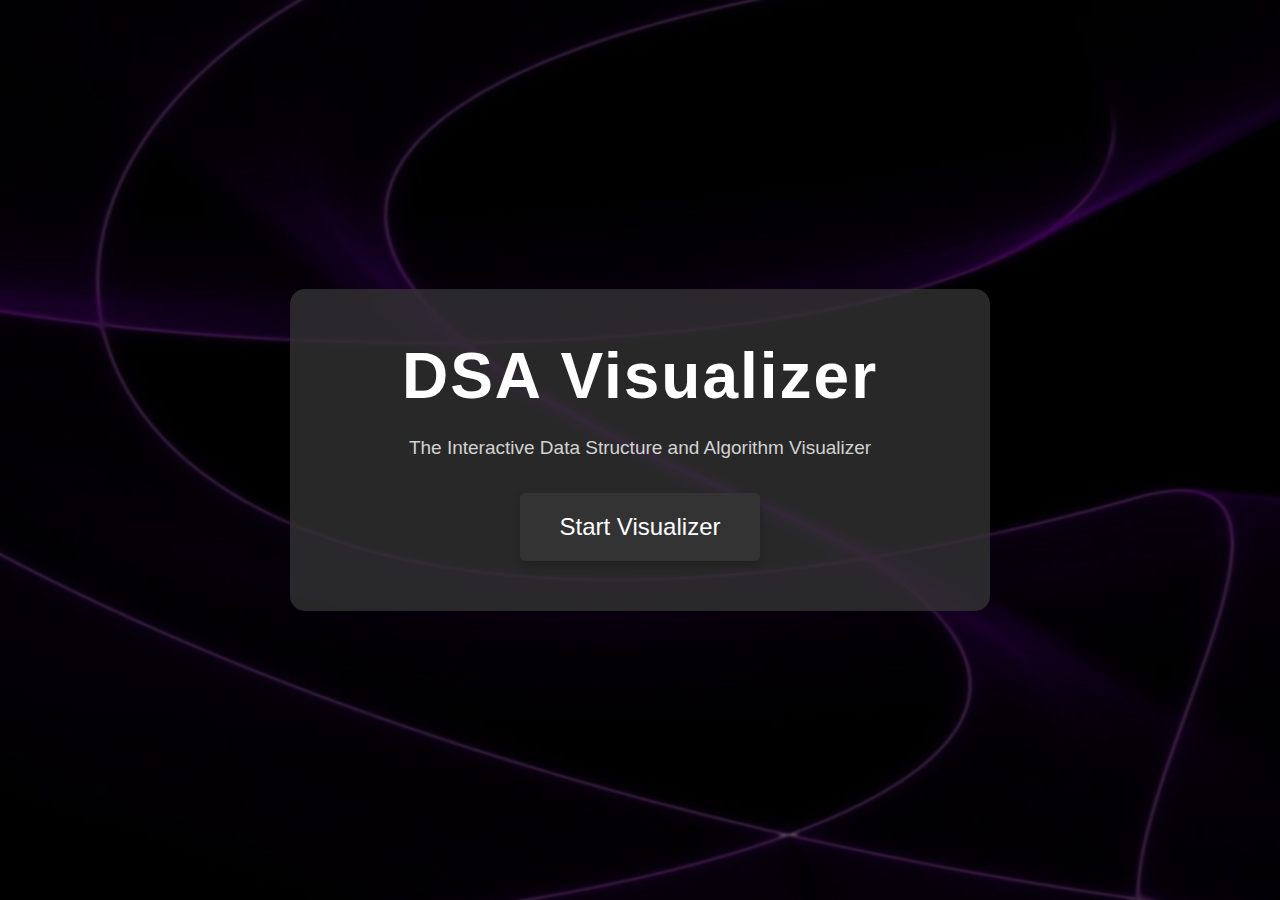
<file: index.html>
<!DOCTYPE html>
<html lang="en">
<head>
    <meta charset="UTF-8">
    <meta name="viewport" content="width=device-width, initial-scale=1.0">
    <title>DSA Visualizer</title>
    <link rel="stylesheet" href="index.css">
</head>
<body>
    <div class="page-container">
        <div class="content">
            <h1>DSA Visualizer</h1>
            <p>The Interactive Data Structure and Algorithm Visualizer</p>
            <a href="main.html">
            <button id="startButton" class="start-button">Start Visualizer</button>
            </a>
        </div>
    </div>

    <div id="animation-overlay"></div>

    <script src="index.js"></script>
</body>
</html>
</file>
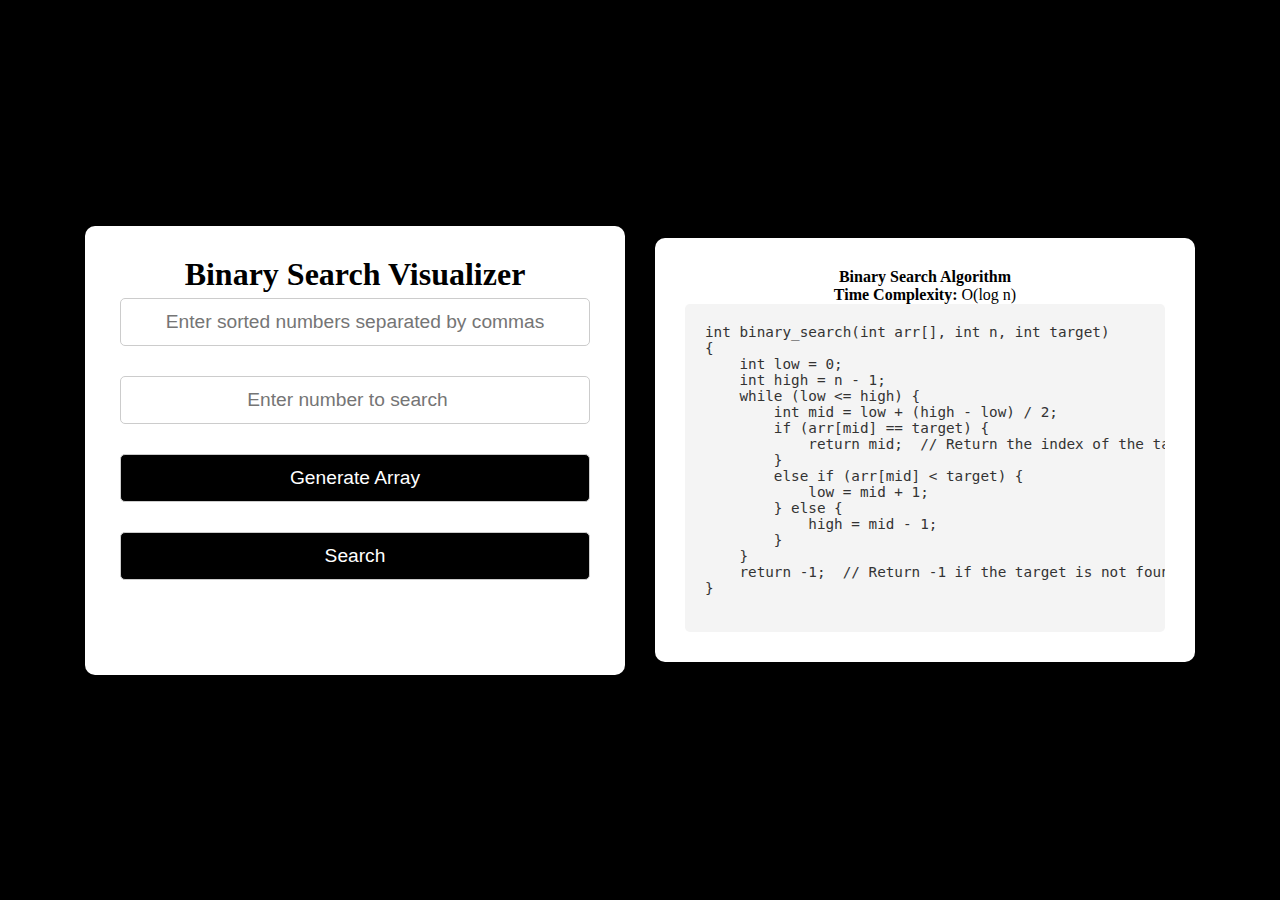
<file: binary.html>
<!DOCTYPE html>
<html lang="en">
<head>
    <meta charset="UTF-8">
    <meta name="viewport" content="width=device-width, initial-scale=1.0">
    <title>Binary Search Visualizer</title>
    <link rel="stylesheet" href="binary.css">
</head>
<body>
    <div class="container">
        <h1>Binary Search Visualizer</h1>
        <div class="controls">
            <input type="text" id="arrayInput" placeholder="Enter sorted numbers separated by commas">
            <input type="number" id="searchInput" placeholder="Enter number to search">
            <button onclick="generateArray()">Generate Array</button>
            <button onclick="binarySearch()">Search</button>
        </div>
        <div class="array-container" id="arrayContainer"></div>
        <p id="result"></p>
    </div>

    <div class="algorithm-container">
        <h4>Binary Search Algorithm</h4>
        <p><strong>Time Complexity:</strong> O(log n)</p>
        <pre>
int binary_search(int arr[], int n, int target)
{
    int low = 0;
    int high = n - 1;
    while (low <= high) {
        int mid = low + (high - low) / 2;
        if (arr[mid] == target) {
            return mid;  // Return the index of the target
        }
        else if (arr[mid] < target) {
            low = mid + 1;
        } else {
            high = mid - 1;
        }
    }
    return -1;  // Return -1 if the target is not found
}
        </pre>
    </div>

    <script src="binary.js"></script>
</body>
</html>
</file>
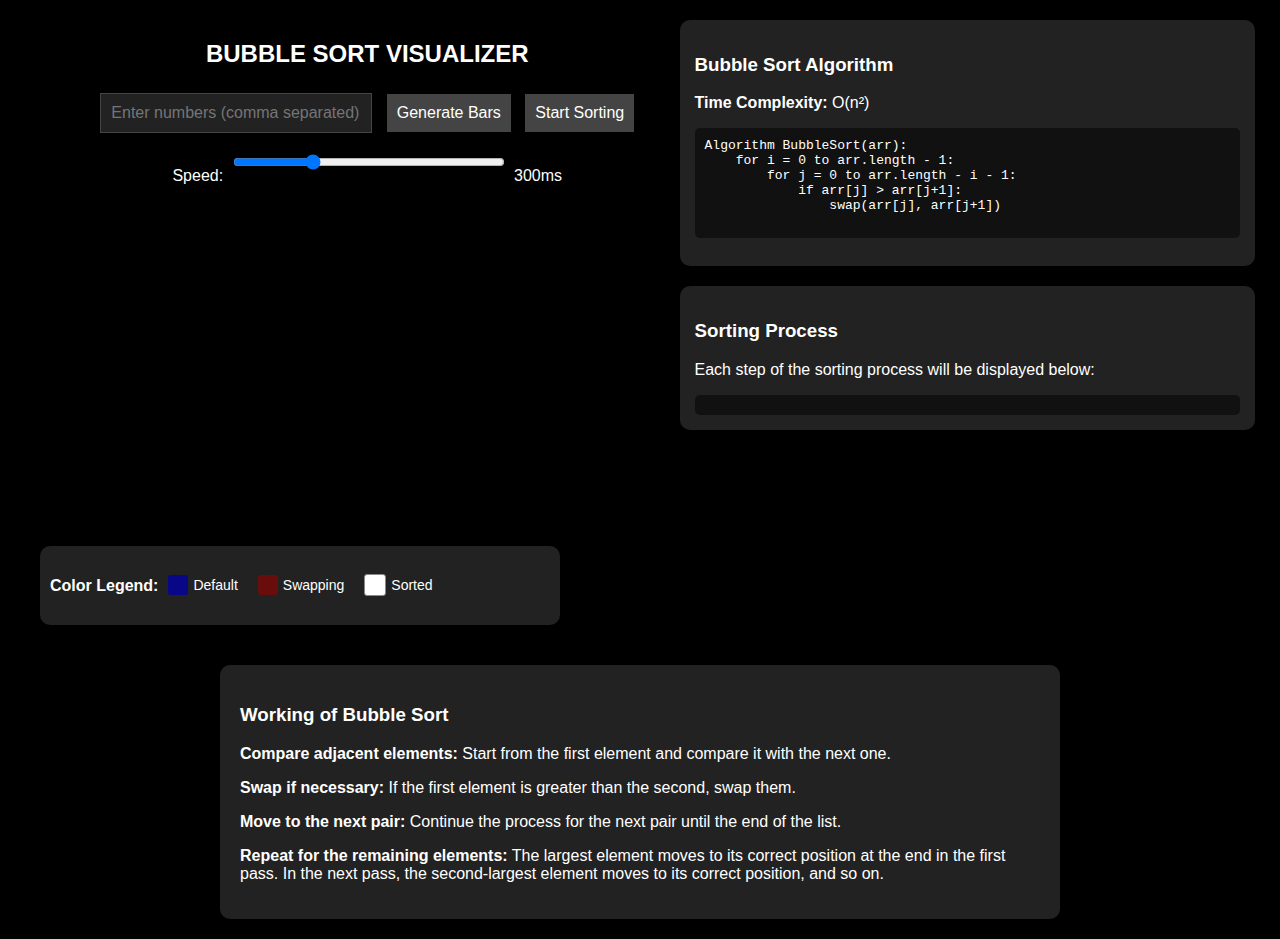
<file: bubble.html>
<!DOCTYPE html>
<html lang="en">
<head>
    <meta charset="UTF-8">
    <meta name="viewport" content="width=device-width, initial-scale=1.0">
    <title>Bubble Sort Visualization</title>
    <link rel="stylesheet" href="bubble.css">
</head>
<body>
    <div class="container">
        <!-- Left Side: Sorting Visualization -->
        <div class="left-section">
            <h2>BUBBLE SORT VISUALIZER</h2>
            <div class="controls">
                <input type="text" id="arrayInput" placeholder="Enter numbers (comma separated)">
                <button onclick="generateArray()">Generate Bars</button>
                <button onclick="bubbleSort()">Start Sorting</button>
                <br>
                <label for="speedRange">Speed:</label>
                <input type="range" id="speedRange" min="50" max="1000" value="300" step="50">
                <span id="speedValue">300ms</span>
            </div>

            <!-- Bar and Number Display -->
            <div class="bar-container" id="barContainer"></div>
            <div class="number-container" id="numberContainer"></div>

            <!-- Color Legend -->
            <div class="legend">
                <h4>Color Legend:</h4>
                <div class="legend-container">
                    <span class="legend-item"><span class="legend-box default"></span> Default</span>
                    <span class="legend-item"><span class="legend-box swapping"></span> Swapping</span>
                    <span class="legend-item"><span class="legend-box sorted"></span> Sorted</span>
                </div>
            </div>
            
        </div>

        <!-- Right Side: Algorithm & Sorting Process -->
        <div class="right-section">
            <!-- Algorithm Description -->
            <div class="algorithm">
                <h3>Bubble Sort Algorithm</h3>
                <p><strong>Time Complexity:</strong> O(n²)</p>
                <pre>
Algorithm BubbleSort(arr):
    for i = 0 to arr.length - 1:
        for j = 0 to arr.length - i - 1:
            if arr[j] > arr[j+1]:
                swap(arr[j], arr[j+1])
                </pre>
            </div>

            <!-- Sorting Process -->
            <div class="sorting-steps">
                <h3>Sorting Process</h3>
                <p>Each step of the sorting process will be displayed below:</p>
                <div id="sortingSteps"></div>
            </div>
        </div>
    </div>

    <div class="working">
        <h3>Working of Bubble Sort</h3>
        <p><strong>Compare adjacent elements:</strong> Start from the first element and compare it with the next one.</p>
        <p><strong>Swap if necessary:</strong> If the first element is greater than the second, swap them.</p>
        <p><strong>Move to the next pair:</strong> Continue the process for the next pair until the end of the list.</p>
        <p><strong>Repeat for the remaining elements:</strong> The largest element moves to its correct position at the end in the first pass. In the next pass, the second-largest element moves to its correct position, and so on.</p>
        <!-- <p><strong>Terminate when no swaps are needed:</strong> If during a pass, no swaps are made, the list is already sorted, and the algorithm stops early.</p> -->
    </div>

    <script src="bubble.js"></script>
</body>
</html>
</file>
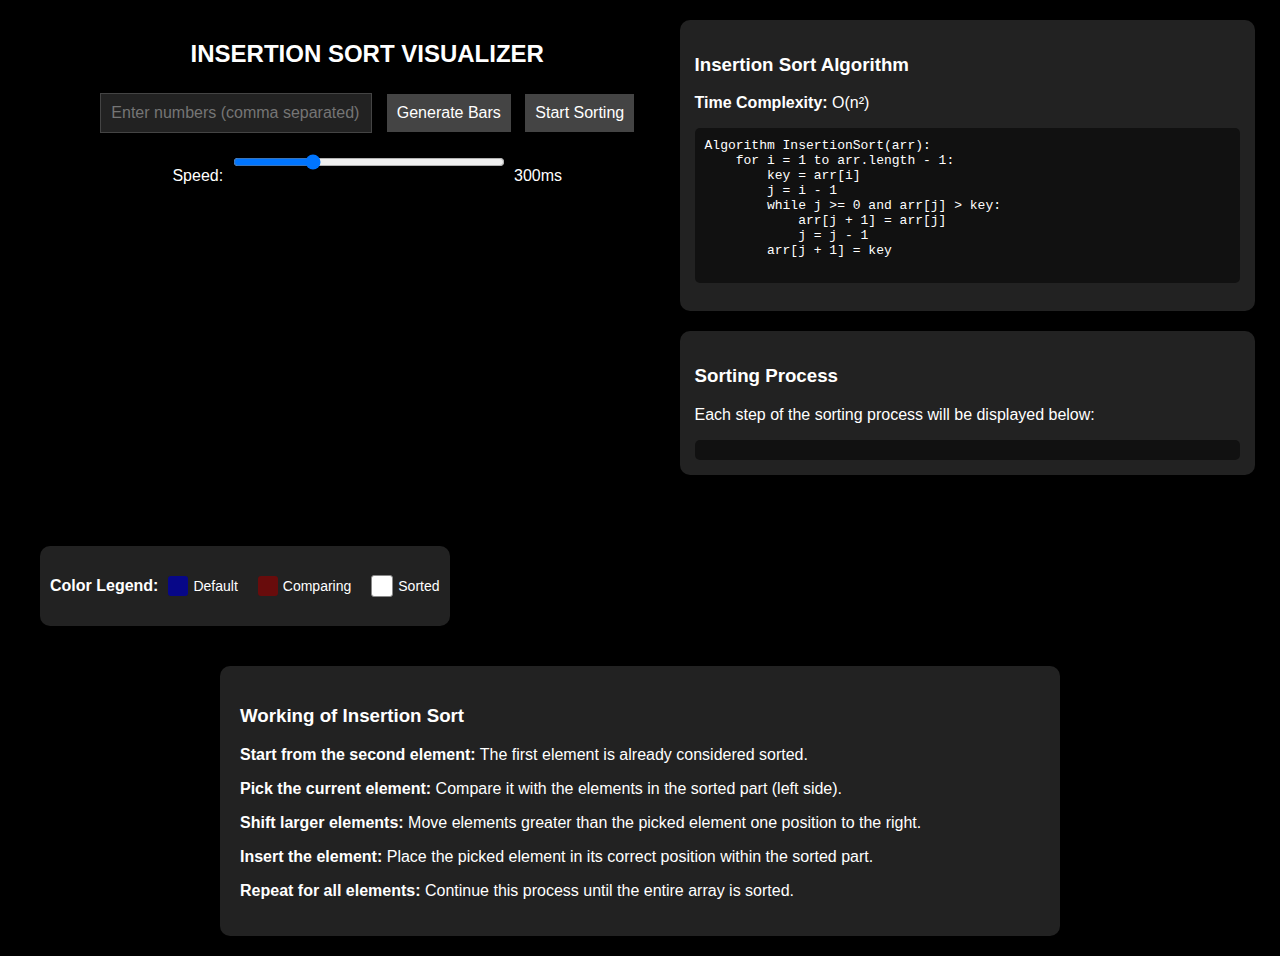
<file: insertion.html>
<!DOCTYPE html>
<html lang="en">
<head>
    <meta charset="UTF-8">
    <meta name="viewport" content="width=device-width, initial-scale=1.0">
    <title>Insertion Sort Visualization</title>
    <link rel="stylesheet" href="insertion.css">
</head>
<body>
    <div class="container">
        <!-- Left Section: Sorting Visualization -->
        <div class="left-section">
            <h2>INSERTION SORT VISUALIZER</h2>
            <div class="controls">
                <input type="text" id="arrayInput" placeholder="Enter numbers (comma separated)">
                <button onclick="generateArray()">Generate Bars</button>
                <button onclick="insertionSort()">Start Sorting</button>
                <br>
                <label for="speedRange">Speed:</label>
                <input type="range" id="speedRange" min="50" max="1000" value="300" step="50">
                <span id="speedValue">300ms</span>
            </div>
            
            <div class="bar-container" id="barContainer"></div>
            <div class="number-container" id="numberContainer"></div>

            <div class="legend">
                <h4>Color Legend:</h4>
                <div class="legend-container">
                    <span class="legend-item"><span class="legend-box default"></span> Default</span>
                    <span class="legend-item"><span class="legend-box comparing"></span> Comparing</span>
                    <span class="legend-item"><span class="legend-box sorted"></span> Sorted</span>
                </div>
            </div>
        </div>

        <!-- Right Section: Algorithm & Sorting Steps -->
        <div class="right-section">
            <div class="algorithm">
                <h3>Insertion Sort Algorithm</h3>
                <p><strong>Time Complexity:</strong> O(n²)</p>
                <pre>
Algorithm InsertionSort(arr):
    for i = 1 to arr.length - 1:
        key = arr[i]
        j = i - 1
        while j >= 0 and arr[j] > key:
            arr[j + 1] = arr[j]
            j = j - 1
        arr[j + 1] = key
                </pre>
            </div>
            <div class="sorting-steps">
                <h3>Sorting Process</h3>
                <p>Each step of the sorting process will be displayed below:</p>
                <div id="sortingSteps"></div>
            </div>
        </div>
    </div>
    
    <div class="working">
        <h3>Working of Insertion Sort</h3>
        <p><strong>Start from the second element:</strong> The first element is already considered sorted.</p>
        <p><strong>Pick the current element:</strong> Compare it with the elements in the sorted part (left side).</p>
        <p><strong>Shift larger elements:</strong> Move elements greater than the picked element one position to the right.</p>
        <p><strong>Insert the element:</strong> Place the picked element in its correct position within the sorted part.</p>
        <p><strong>Repeat for all elements:</strong> Continue this process until the entire array is sorted.</p>
    </div>
    
    <script src="insertion.js"></script>
</body>
</html>
</file>
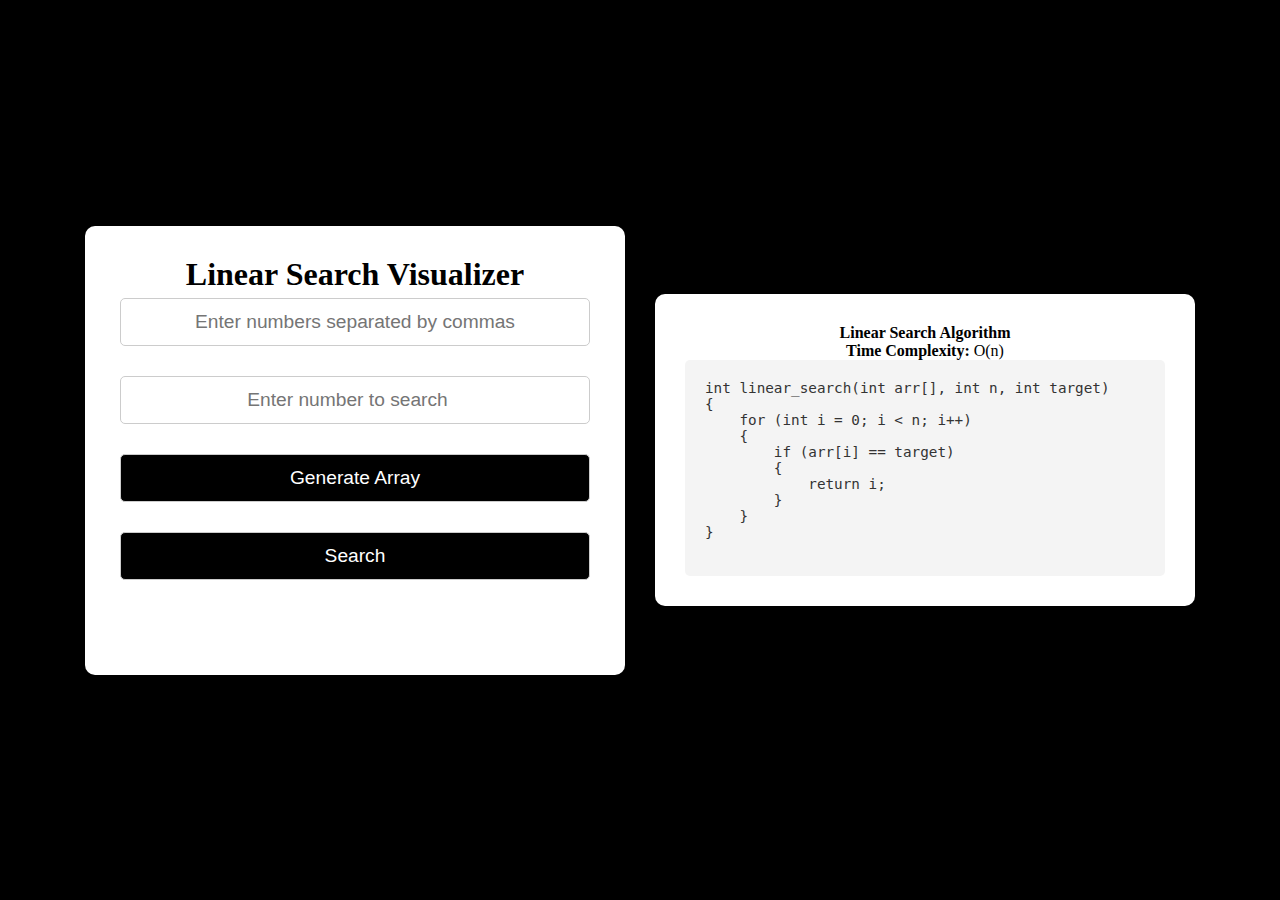
<file: linear.html>
<!DOCTYPE html>
<html lang="en">
<head>
    <meta charset="UTF-8">
    <meta name="viewport" content="width=device-width, initial-scale=1.0">
    <title>Linear Search Visualizer</title>
    <link rel="stylesheet" href="linear.css">
</head>
<body>
    <div class="container">
        <h1>Linear Search Visualizer</h1>
        <div class="controls">
            <input type="text" id="arrayInput" placeholder="Enter numbers separated by commas">
            <input type="number" id="searchInput" placeholder="Enter number to search">
            <button onclick="generateArray()">Generate Array</button>
            <button onclick="linearSearch()">Search</button>
        </div>
        <div class="array-container" id="arrayContainer"></div>
        <p id="result"></p>
    </div>

    <div class="algorithm-container">
        <h4>Linear Search Algorithm</h4>
        <p><strong>Time Complexity:</strong> O(n)</p>
        <pre>
int linear_search(int arr[], int n, int target)
{
    for (int i = 0; i < n; i++) 
    {
        if (arr[i] == target) 
        {
            return i;
        }
    }
}
        </pre>
    </div>

    <script src="linear.js"></script>
</body>
</html>
</file>
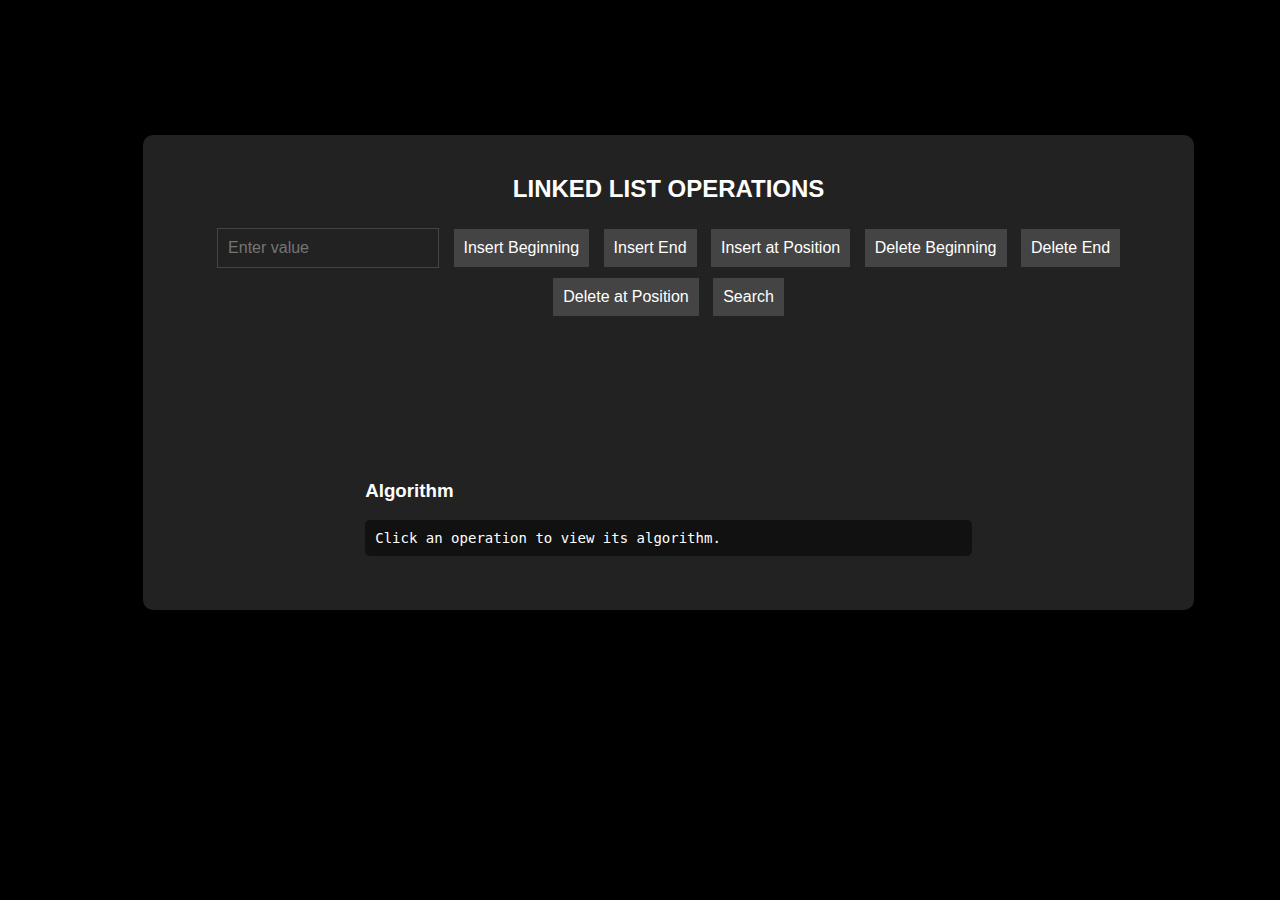
<file: linked.html>
<!DOCTYPE html>
<html lang="en">
<head>
    <meta charset="UTF-8">
    <meta name="viewport" content="width=device-width, initial-scale=1.0">
    <title>Linked List Visualizer</title>
    <link rel="stylesheet" href="linked.css">
</head>
<body>
    <div class="container">
        <h2>LINKED LIST OPERATIONS</h2>
        <div class="controls">
            <input type="text" id="nodeValue" placeholder="Enter value">
            <button onclick="insertAtBeginning()">Insert Beginning</button>
            <button onclick="insertAtEnd()">Insert End</button>
            <button onclick="insertAtPosition()">Insert at Position</button>
            <button onclick="deleteFromBeginning()">Delete Beginning</button>
            <button onclick="deleteFromEnd()">Delete End</button>
            <button onclick="deleteAtPosition()">Delete at Position</button>
            <button onclick="searchNode()">Search</button>
        </div>
        <div class="list-container" id="listContainer"></div>

        <div class="algorithm-container">
            <h3>Algorithm</h3>
            <pre id="algorithm">Click an operation to view its algorithm.</pre>
        </div>
    </div>

    <script src="linked.js"></script>
</body>
</html>
</file>
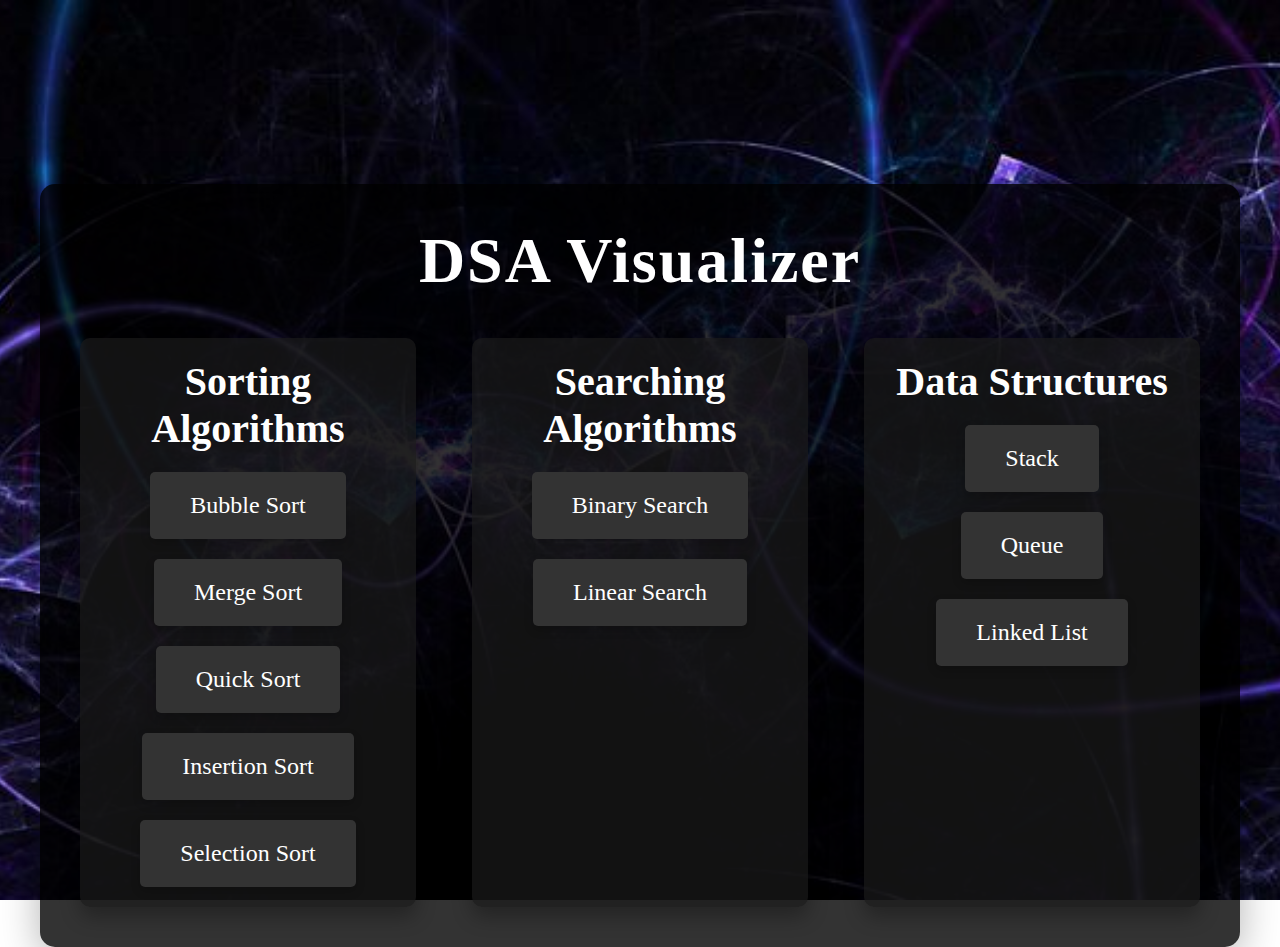
<file: main.html>
<!DOCTYPE html>
<html lang="en">
<head>
    <meta charset="UTF-8">
    <meta name="viewport" content="width=device-width, initial-scale=1.0">
    <title>DSA Visualizer</title>
    <link rel="stylesheet" href="main.css">
</head>
<body>
    <div class="page-container">
        <div class="content">
            <h1>DSA Visualizer</h1>
            <!-- <p>Welcome to the Data Structures & Algorithms Visualizer. Explore and learn various algorithms through interactive visualizations!</p> -->
            
            <!-- Main Section: Side by Side Layout for Topics -->
            <div class="main-sections">
                <!-- Sorting Algorithms Section -->
                <div class="section">
                    <h2>Sorting Algorithms</h2>
                    <div class="buttons">
                        <a href="bubble.html"><button class="start-button">Bubble Sort</button></a>
                        <a href="merge.html"><button class="start-button">Merge Sort</button></a>
                        <a href="quick.html"><button class="start-button">Quick Sort</button></a>
                        <a href="insertion.html"><button class="start-button">Insertion Sort</button></a>
                        <a href="selection.html"><button class="start-button">Selection Sort</button></a>
                    </div>
                </div>
                
                <!-- Searching Algorithms Section -->
                <div class="section">
                    <h2>Searching Algorithms</h2>
                    <div class="buttons">
                        <a href="binary.html"><button class="start-button">Binary Search</button></a>
                        <a href="linear.html"><button class="start-button">Linear Search</button></a>
                    </div>
                </div>
                
                <!-- Data Structures Section -->
                <div class="section">
                    <h2>Data Structures</h2>
                    <div class="buttons">
                        <!-- <a href="array.html"><button class="start-button">Array</button></a> -->
                        <a href="stack.html"><button class="start-button">Stack</button></a>
                        <a href="queue.html"><button class="start-button">Queue</button></a>
                        <a href="linked.html"><button class="start-button">Linked List</button></a>
                    </div>
                </div>
            </div>
        </div>
    </div>
</body>
</html>
</file>
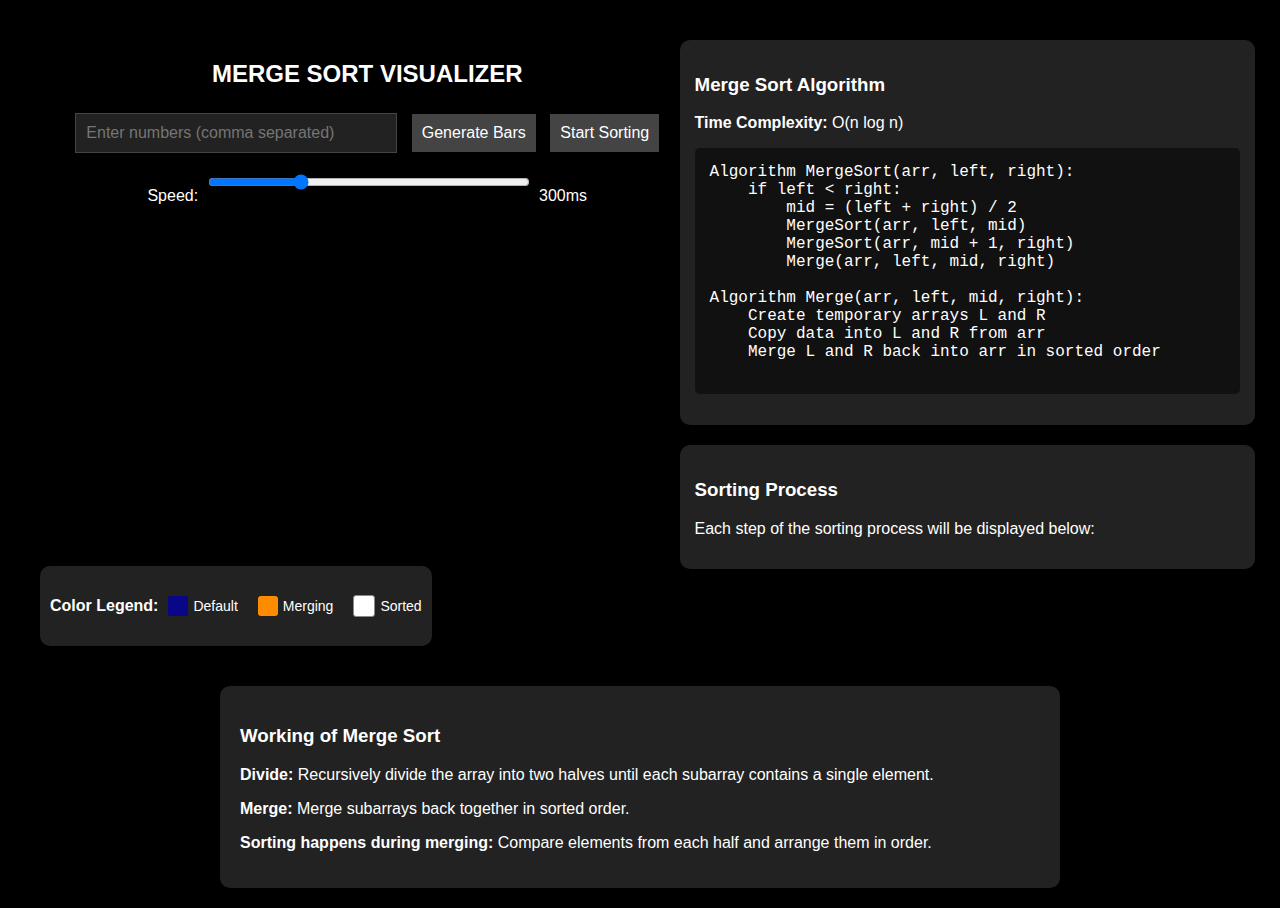
<file: merge.html>
<!-- <!DOCTYPE html>
<html lang="en">
<head>
    <meta charset="UTF-8">
    <meta name="viewport" content="width=device-width, initial-scale=1.0">
    <title>Merge Sort Visualizer</title>
    <link rel="stylesheet" href="merge.css">
</head>
<body>
    <h2>MERGE SORT VISUALIZER</h2>

    <div class="container">
        <div class="controls">
            <input type="text" id="arrayInput" placeholder="Enter numbers (comma separated)">
            <button onclick="generateArray()">Generate Bars</button>
            <button onclick="startMergeSort()">Start Sorting</button>
            <br>
            <label for="speedRange">Speed:</label>
            <input type="range" id="speedRange" min="50" max="1000" value="300" step="50">
            <span id="speedValue">300ms</span>
        </div>

        <div class="bar-container" id="barContainer"></div>
        <div class="number-container" id="numberContainer"></div>
    </div>

    <div class="algorithm">
        <h3>Merge Sort Algorithm</h3>
        <p><strong>Time Complexity:</strong> O(n log n)</p>
        <pre>
Algorithm MergeSort(arr, left, right):
    if left < right:
        mid = (left + right) / 2
        MergeSort(arr, left, mid)
        MergeSort(arr, mid + 1, right)
        Merge(arr, left, mid, right)

Algorithm Merge(arr, left, mid, right):
    Create temporary arrays L and R
    Copy data into L and R from arr
    Merge L and R back into arr in sorted order
        </pre>
    </div>

    <div class="explanation">
        <h3>Sorting Process</h3>
        <p>Each step of the sorting process will be displayed below:</p>
        <div id="sortingSteps"></div>
    </div>

    <script src="merge.js"></script>
</body>
</html> -->

<!DOCTYPE html>
<html lang="en">
<head>
    <meta charset="UTF-8">
    <meta name="viewport" content="width=device-width, initial-scale=1.0">
    <title>Merge Sort Visualizer</title>
    <link rel="stylesheet" href="merge.css">
</head>
<body>
    <div class="container">
        <!-- Left Section: Sorting Visualization -->
        <div class="left-section">
            <h2>MERGE SORT VISUALIZER</h2>
            <div class="controls">
                <input type="text" id="arrayInput" placeholder="Enter numbers (comma separated)">
                <button id="generateArray">Generate Bars</button>
                <button id="startSorting">Start Sorting</button>
                <br>
                <label for="speedRange">Speed:</label>
                <input type="range" id="speedRange" min="50" max="1000" value="300" step="50">
                <span id="speedValue">300ms</span>
            </div>

            <!-- Bar and Number Display -->
            <div class="bar-container" id="barContainer"></div>
            <div class="number-container" id="numberContainer"></div>

            <!-- Color Legend -->
            <div class="legend">
                <h4>Color Legend:</h4>
                <div class="legend-container">
                    <span class="legend-item"><span class="legend-box default"></span> Default</span>
                    <span class="legend-item"><span class="legend-box merging"></span> Merging</span>
                    <span class="legend-item"><span class="legend-box sorted"></span> Sorted</span>
                </div>
            </div>
        </div>

        <!-- Right Section: Algorithm & Sorting Process -->
        <div class="right-section">
            <div class="algorithm">
                <h3>Merge Sort Algorithm</h3>
                <p><strong>Time Complexity:</strong> O(n log n)</p>
                <pre>
Algorithm MergeSort(arr, left, right):
    if left < right:
        mid = (left + right) / 2
        MergeSort(arr, left, mid)
        MergeSort(arr, mid + 1, right)
        Merge(arr, left, mid, right)

Algorithm Merge(arr, left, mid, right):
    Create temporary arrays L and R
    Copy data into L and R from arr
    Merge L and R back into arr in sorted order
                </pre>
            </div>

            <div class="sorting-steps">
                <h3>Sorting Process</h3>
                <p>Each step of the sorting process will be displayed below:</p>
                <div id="sortingProcess"></div>
            </div>
        </div>
    </div>

    <div class="working">
        <h3>Working of Merge Sort</h3>
        <p><strong>Divide:</strong> Recursively divide the array into two halves until each subarray contains a single element.</p>
        <p><strong>Merge:</strong> Merge subarrays back together in sorted order.</p>
        <p><strong>Sorting happens during merging:</strong> Compare elements from each half and arrange them in order.</p>
    </div>

    <script src="merge.js"></script>
</body>
</html>
</file>
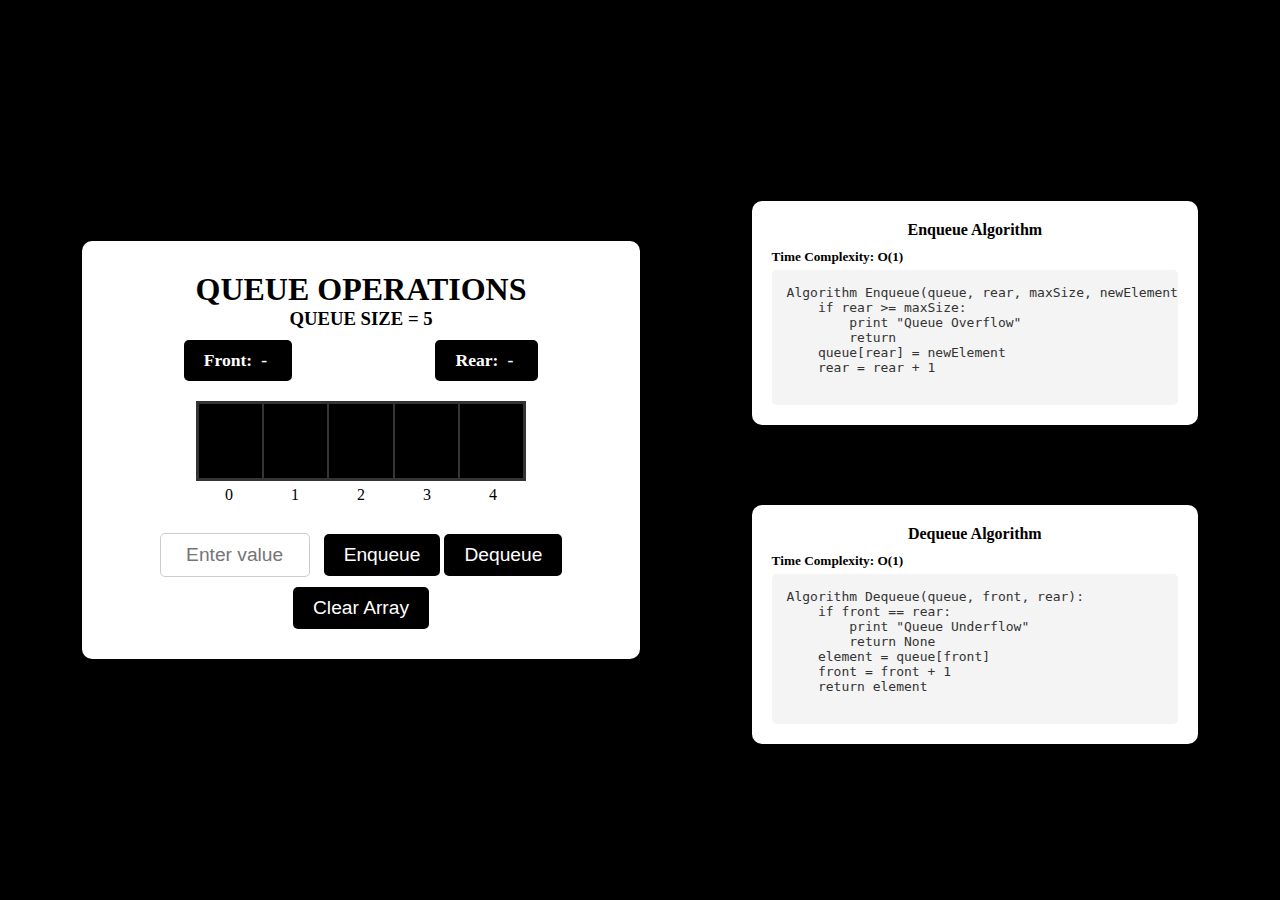
<file: queue.html>
<!-- 
<!DOCTYPE html>
<html lang="en">
<head>
  <meta charset="UTF-8">
  <meta name="viewport" content="width=device-width, initial-scale=1.0">
  <title>Queue Visualizer</title>
  <link rel="stylesheet" href="queue.css">
</head>
<body>
  <div class="container">
    <div class="visualizer">
      <h1>QUEUE OPERATIONS</h1>
      <h3>QUEUE SIZE = 5</h3>

      <div class="front_rear">
        <div class="front">
          <span>Front:</span> <span id="frontValue">-</span>
        </div>
        <div class="rear">
          <span>Rear:</span> <span id="rearValue">-</span>
        </div>
      </div>

      <div class="queue-container">
        <div class="queue-box">
          <div class="queue" id="queue"></div>
        </div>
        <div class="index-container" id="index-container"></div> 
      </div>

      <div class="controls">
        <input type="text" id="queueInput" placeholder="Enter value">
        <button id="enqueueBtn">Enqueue</button>
        <button id="dequeueBtn">Dequeue</button>
      </div>
      <p id="message"></p>
    </div>

    <div class="algorithms">
      <div class="algorithm-container">
        <h4>Enqueue Algorithm</h4>
        <h5>Time Complexity: O(1)</h5>  
        <pre>
Algorithm Enqueue(queue, rear, maxSize, newElement):
    if rear >= maxSize:
        print "Queue Overflow"
        return
    queue[rear] = newElement
    rear = rear + 1
        </pre>
      </div>
      
      <div class="algorithm-container">
        <h4>Dequeue Algorithm</h4>
        <h5>Time Complexity: O(1)</h5>  
        <pre>
Algorithm Dequeue(queue, front, rear):
    if front == rear:
        print "Queue Underflow"
        return None
    element = queue[front]
    front = front + 1
    return element
        </pre>
      </div>
    </div>
  </div>

  <script src="queue.js"></script>
</body>
</html> -->
<!DOCTYPE html>
<html lang="en">
<head>
  <meta charset="UTF-8">
  <meta name="viewport" content="width=device-width, initial-scale=1.0">
  <title>Queue Visualizer</title>
  <link rel="stylesheet" href="queue.css">
</head>
<body>
  <div class="container">
    <div class="visualizer">
      <h1>QUEUE OPERATIONS</h1>
      <h3>QUEUE SIZE = 5</h3>

      <div class="front_rear">
        <div class="front">
          <span>Front:</span> <span id="frontValue">-</span>
        </div>
        <div class="rear">
          <span>Rear:</span> <span id="rearValue">-</span>
        </div>
      </div>

      <div class="queue-container">
        <div class="queue-box">
          <div class="queue" id="queue"></div>
        </div>
        <div class="index-container" id="index-container"></div> 
      </div>

      <div class="controls">
        <input type="text" id="queueInput" placeholder="Enter value">
        <button id="enqueueBtn">Enqueue</button>
        <button id="dequeueBtn">Dequeue</button>
        <button id="clearBtn">Clear Array</button> <!-- New Clear Button -->
      </div>
    </div>
    <div class="algorithms">
      <div class="algorithm-container">
        <h4>Enqueue Algorithm</h4>
        <h5>Time Complexity: O(1)</h5>  
        <pre>
Algorithm Enqueue(queue, rear, maxSize, newElement):
    if rear >= maxSize:
        print "Queue Overflow"
        return
    queue[rear] = newElement
    rear = rear + 1
        </pre>
      </div>
      
      <div class="algorithm-container">
        <h4>Dequeue Algorithm</h4>
        <h5>Time Complexity: O(1)</h5>  
        <pre>
Algorithm Dequeue(queue, front, rear):
    if front == rear:
        print "Queue Underflow"
        return None
    element = queue[front]
    front = front + 1
    return element
        </pre>
      </div>
    </div>
  
    <script src="queue.js"></script>
  </body>
  </html>
</file>
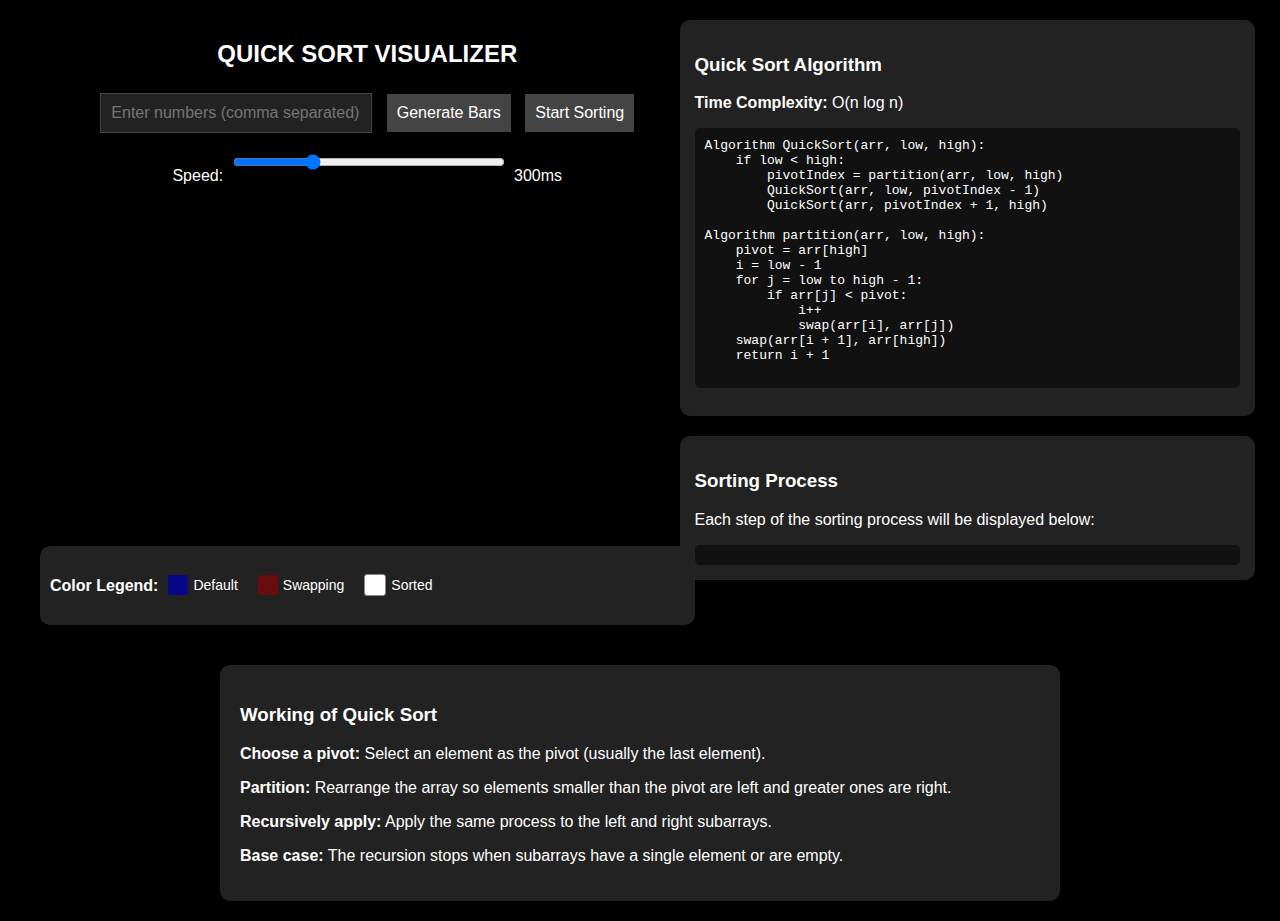
<file: quick.html>
<!---DOCTYPE html>
<html lang="en">
<head>
    <meta charset="UTF-8">
    <meta name="viewport" content="width=device-width, initial-scale=1.0">
    <title>Quick Sort Visualizer</title>
    <link rel="stylesheet" href="quick.css">
</head>
<body>
    <h2>QUICK SORT VISUALIZER</h2>

    <div class="container">
        <div class="controls">
            <input type="text" id="arrayInput" placeholder="Enter numbers (comma separated)">
            <button onclick="generateArray()">Generate Bars</button>
            <button onclick="quickSort()">Start Sorting</button>
            <br>
            <label for="speedRange">Speed:</label>
            <input type="range" id="speedRange" min="50" max="1000" value="300" step="50">
            <span id="speedValue">300ms</span>
        </div>

        <div class="bar-container" id="barContainer"></div>
        <div class="number-container" id="numberContainer"></div>
    </div>

    <div class="algorithm">
        <h3>Quick Sort Algorithm</h3>
        <p><strong>Time Complexity:</strong> O(n log n)</p>
        <pre>
Algorithm QuickSort(arr, low, high):
    if low < high:
        pivotIndex = partition(arr, low, high)
        QuickSort(arr, low, pivotIndex - 1)
        QuickSort(arr, pivotIndex + 1, high)

Algorithm partition(arr, low, high):
    pivot = arr[high]
    i = low - 1
    for j = low to high - 1:
        if arr[j] < pivot:
            i++
            swap(arr[i], arr[j])
    swap(arr[i + 1], arr[high])
    return i + 1
        </pre>
    </div>

    <div class="explanation">
        <h3>Sorting Process</h3>
        <p>Each step of the sorting process will be displayed below:</p>
        <div id="sortingSteps"></div>
    </div>

    <script src="quick.js"></script>
</body>
</html--->

<!DOCTYPE html>
<html lang="en">
<head>
    <meta charset="UTF-8">
    <meta name="viewport" content="width=device-width, initial-scale=1.0">
    <title>Quick Sort Visualization</title>
    <link rel="stylesheet" href="quick.css">
</head>
<body>
    <div class="container">
        <!-- Left Side: Sorting Visualization -->
        <div class="left-section">
            <h2>QUICK SORT VISUALIZER</h2>
            <div class="controls">
                <input type="text" id="arrayInput" placeholder="Enter numbers (comma separated)">
                <button onclick="generateArray()">Generate Bars</button>
                <button onclick="quickSort()">Start Sorting</button>
                <br>
                <label for="speedRange">Speed:</label>
                <input type="range" id="speedRange" min="50" max="1000" value="300" step="50">
                <span id="speedValue">300ms</span>
            </div>

            <div class="bar-container" id="barContainer"></div>
            <div class="number-container" id="numberContainer"></div>

            <div class="legend">
                <h4>Color Legend:</h4>
                <div class="legend-container">
                    <span class="legend-item"><span class="legend-box default"></span> Default</span>
                    <span class="legend-item"><span class="legend-box swapping"></span> Swapping</span>
                    <span class="legend-item"><span class="legend-box sorted"></span> Sorted</span>
                </div>
            </div>
        </div>

        <!-- Right Side: Algorithm & Sorting Process -->
        <div class="right-section">
            <div class="algorithm">
                <h3>Quick Sort Algorithm</h3>
                <p><strong>Time Complexity:</strong> O(n log n)</p>
                <pre>
Algorithm QuickSort(arr, low, high):
    if low < high:
        pivotIndex = partition(arr, low, high)
        QuickSort(arr, low, pivotIndex - 1)
        QuickSort(arr, pivotIndex + 1, high)

Algorithm partition(arr, low, high):
    pivot = arr[high]
    i = low - 1
    for j = low to high - 1:
        if arr[j] < pivot:
            i++
            swap(arr[i], arr[j])
    swap(arr[i + 1], arr[high])
    return i + 1
                </pre>
            </div>

            <div class="sorting-steps">
                <h3>Sorting Process</h3>
                <p>Each step of the sorting process will be displayed below:</p>
                <div id="sortingSteps"></div>
            </div>
        </div>
    </div>

    <div class="working">
        <h3>Working of Quick Sort</h3>
        <p><strong>Choose a pivot:</strong> Select an element as the pivot (usually the last element).</p>
        <p><strong>Partition:</strong> Rearrange the array so elements smaller than the pivot are left and greater ones are right.</p>
        <p><strong>Recursively apply:</strong> Apply the same process to the left and right subarrays.</p>
        <p><strong>Base case:</strong> The recursion stops when subarrays have a single element or are empty.</p>
    </div>

    <script src="quick.js"></script>
</body>
</html>
</file>
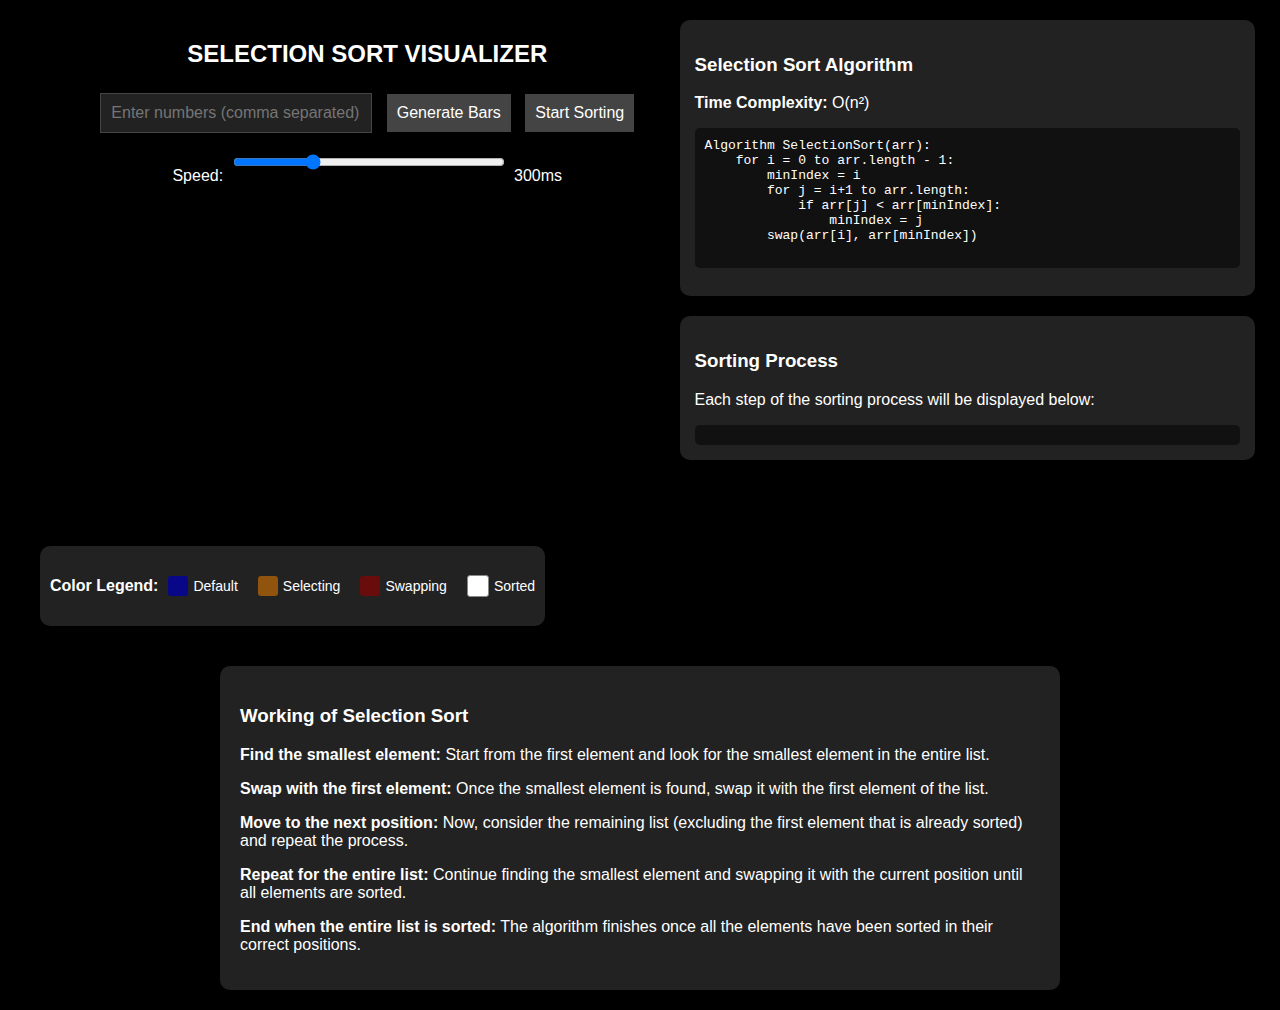
<file: selection.html>
<!DOCTYPE html>
<html lang="en">
<head>
    <meta charset="UTF-8">
    <meta name="viewport" content="width=device-width, initial-scale=1.0">
    <title>Selection Sort Visualization</title>
    <link rel="stylesheet" href="selection.css">
</head>
<body>
    <div class="container">
        <!-- Left Section: Sorting Visualization -->
        <div class="left-section">
            <h2>SELECTION SORT VISUALIZER</h2>
            <div class="controls">
                <input type="text" id="arrayInput" placeholder="Enter numbers (comma separated)">
                <button onclick="generateArray()">Generate Bars</button>
                <button onclick="selectionSort()">Start Sorting</button>
                <br>
                <label for="speedRange">Speed:</label>
                <input type="range" id="speedRange" min="50" max="1000" value="300" step="50">
                <span id="speedValue">300ms</span>
            </div>
            <div class="bar-container" id="barContainer"></div>
            <div class="number-container" id="numberContainer"></div>
            
            <!-- Color Legend -->
            <div class="legend">
                <h4>Color Legend:</h4>
                <div class="legend-container">
                    <span class="legend-item"><span class="legend-box default"></span> Default</span>
                    <span class="legend-item"><span class="legend-box selecting"></span> Selecting</span>
                    <span class="legend-item"><span class="legend-box swapping"></span> Swapping</span>
                    <span class="legend-item"><span class="legend-box sorted"></span> Sorted</span>
                </div>
            </div>
        </div>

        <!-- Right Section: Algorithm & Sorting Process -->
        <div class="right-section">
            <div class="algorithm">
                <h3>Selection Sort Algorithm</h3>
                <p><strong>Time Complexity:</strong> O(n²)</p>
                <pre>
Algorithm SelectionSort(arr):
    for i = 0 to arr.length - 1:
        minIndex = i
        for j = i+1 to arr.length:
            if arr[j] < arr[minIndex]:
                minIndex = j
        swap(arr[i], arr[minIndex])
                </pre>
            </div>

            <div class="sorting-steps">
                <h3>Sorting Process</h3>
                <p>Each step of the sorting process will be displayed below:</p>
                <div id="sortingSteps"></div>
            </div>
        </div>
    </div>

    <div class="working">
        <h3>Working of Selection Sort</h3>
        <p><strong>Find the smallest element:</strong> Start from the first element and look for the smallest element in the entire list.</p>
        <p><strong>Swap with the first element:</strong> Once the smallest element is found, swap it with the first element of the list.</p>
        <p><strong>Move to the next position:</strong> Now, consider the remaining list (excluding the first element that is already sorted) and repeat the process.</p>
        <p><strong>Repeat for the entire list:</strong> Continue finding the smallest element and swapping it with the current position until all elements are sorted.</p>
        <p><strong>End when the entire list is sorted:</strong> The algorithm finishes once all the elements have been sorted in their correct positions.</p>
    </div>
    
    <script src="selection.js"></script>
</body>
</html>
</file>
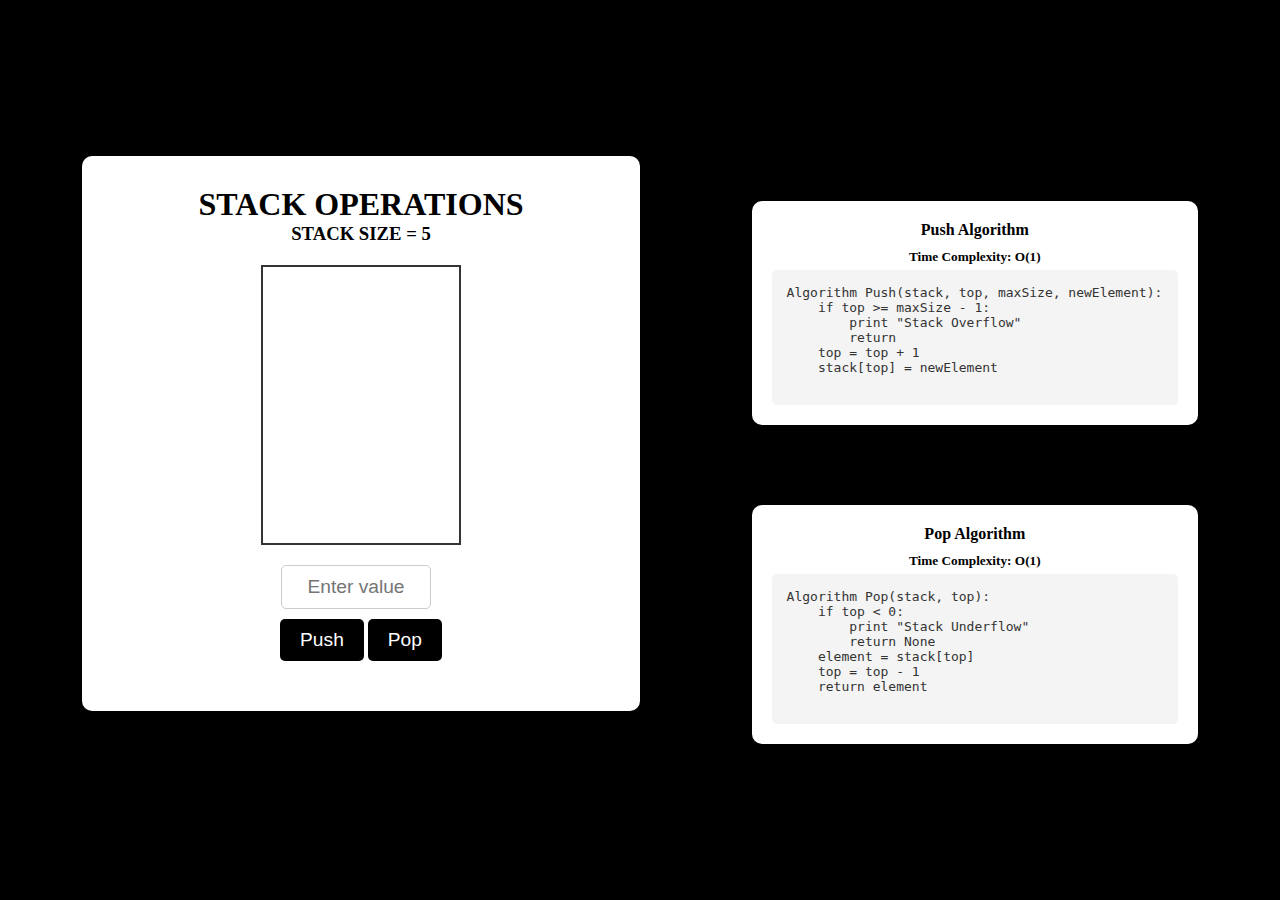
<file: stack.html>
<!DOCTYPE html>
<html lang="en">
<head>
  <meta charset="UTF-8">
  <meta name="viewport" content="width=device-width, initial-scale=1.0">
  <title>Stack Visualizer</title>
  <link rel="stylesheet" href="stack.css">
</head>
<body>
  <div class="container">
    <div class="visualizer">
      <h1>STACK OPERATIONS</h1>
      <h3>STACK SIZE = 5</h3>

      <div class="stack-container">
        <div class="pointer" id="pointer">TOP →</div>
        <div class="stack" id="stack"></div>
      </div>

      <div class="controls">
        <div class="text_box">
          <input type="text" id="stackInput" placeholder="Enter value">
        </div>
        <div class="push_pop">
          <button id="pushBtn">Push</button>
          <button id="popBtn">Pop</button>
        </div>
      </div>
      <p id="message"></p>
    </div>

    <div class="algorithms">
      <div class="algorithm-container">
        <h4>Push Algorithm</h4>
        <h5>Time Complexity: O(1)</h5>  
        <pre>
Algorithm Push(stack, top, maxSize, newElement):
    if top >= maxSize - 1:
        print "Stack Overflow"
        return
    top = top + 1
    stack[top] = newElement
        </pre>
      </div>
      
      <div class="algorithm-container">
        <h4>Pop Algorithm</h4>
        <h5>Time Complexity: O(1)</h5>  
        <pre>
Algorithm Pop(stack, top):
    if top < 0:
        print "Stack Underflow"
        return None
    element = stack[top]
    top = top - 1
    return element
        </pre>
      </div>
    </div>
  </div>

  <script src="stack.js"></script>
</body>
</html>
</file>
<file: binary.css>
* {
    margin: 0;
    padding: 0;
    box-sizing: border-box;
}

body {
    font-family: Cambria, Cochin, Georgia, Times, 'Times New Roman', serif;
    background-color: #000000;
    display: flex;
    justify-content: center;  /* Centers content horizontally */
    align-items: center;  /* Centers content vertically */
    height: 100vh;
    flex-direction: row;  /* Keep both containers side by side */
    padding: 40px;
    gap: 30px;  /* Add gap between the two containers */
}

.container, .algorithm-container {
    background-color: white;
    padding: 30px;
    border-radius: 10px;
    box-shadow: 0 0 20px rgba(0, 0, 0, 0.1);
    text-align: center;
    width: 45%;  /* Set width to 45% for equal size with algorithm container */
    min-width: 350px;  /* Ensure containers don't shrink too small */
    display: flex;
    flex-direction: column;  /* Stack elements vertically inside the container */
}

.controls {
    display: flex;
    flex-direction: column;  /* Stack input fields and buttons vertically */
    gap: 20px;  /* Space between inputs and buttons */
    margin-bottom: 20px;  /* Margin at the bottom */
}

.array-container {
    display: flex;
    justify-content: center;
    flex-wrap: wrap;
    margin-top: 20px;
}

.box {
    width: 60px;  /* Slightly increase the box size */
    height: 60px;
    border: 2px solid black;
    display: flex;
    align-items: center;
    justify-content: center;
    margin: 8px;
    font-size: 20px;  /* Increase font size */
    background-color: white;
    transition: 0.3s;
}

.highlight {
    background-color: rgb(167, 167, 244);
}

.found {
    background-color: grey;
}

input, button {
    padding: 12px;
    font-size: 1.2em;
    margin: 5px;
    text-align: center;
    border: 1px solid #ccc;
    border-radius: 5px;
}

pre {
    background-color: #f4f4f4;
    padding: 20px;
    border-radius: 5px;
    overflow-x: auto;
    font-family: monospace;
    font-size: 1.1em;  /* Increase font size for better readability */
    color: #333;
    text-align: left;
}

button {
    background-color: #000000;
    color: white;
    cursor: pointer;
    transition: background-color 0.3s;
}

button:hover {
    background-color: grey;
}

#result {
    margin-top: 20px;
    font-size: 1.2em;
    font-weight: bold;
    color: #333;
}
</file>
<file: bubble.css>
/* General Page Styling */
body {
    font-family: Arial, sans-serif;
    text-align: center;
    background-color: #000;
    color: #fff;
    margin: 0;
    padding: 0;
}

/* Main Container - Two Column Layout */
.container {
    display: flex;
    justify-content: space-between;
    align-items: flex-start;
    padding: 20px;
    max-width: 1200px;
    margin: auto;
}

/* Left Section: Sorting Visualization */
.left-section {
    flex: 1.2;
    text-align: center;
}

/* Right Section: Algorithm & Sorting Steps */
.right-section {
    flex: 1;
    display: flex;
    flex-direction: column;
    align-items: center;
}

/* Algorithm Box */
.algorithm {
    background-color: #222;
    padding: 15px;
    margin-bottom: 20px;
    border-radius: 10px;
    text-align: left;
    width: 100%;
}

/* Sorting Steps Box */
.sorting-steps {
    background-color: #222;
    padding: 15px;
    border-radius: 10px;
    text-align: left;
    width: 100%;
}

/* Sorting Bars Styling */
.bar-container {
    display: flex;
    justify-content: center;
    align-items: flex-end;
    height: 300px;
    margin: 20px 0;
}

.bar {
    width: 30px;
    margin: 3px;
    background-color: rgb(7, 7, 136);
    transition: 0.3s;
}

/* Highlighting Swaps */
.swapping {
    background-color: rgb(104, 12, 12);
}

/* Sorted Bar Color */
.sorted {
    background-color: rgb(255, 255, 255);
}

/* Number labels under bars */
.number-container {
    display: flex;
    justify-content: center;
    margin-top: 10px;
}

.number {
    width: 30px;
    margin: 3px;
    text-align: center;
    font-weight: bold;
}

/* Controls Section */
.controls {
    margin-bottom: 20px;
}

input, button {
    padding: 10px;
    margin: 5px;
    border: none;
    font-size: 16px;
}

input {
    width: 250px;
    background-color: #222;
    color: #fff;
    border: 1px solid #444;
}

button {
    background-color: #444;
    color: white;
    cursor: pointer;
}

button:hover {
    background-color: #666;
}

/* Algorithm & Sorting Steps Styling */
pre {
    text-align: left;
    background: #111;
    padding: 10px;
    border-radius: 5px;
}

#sortingSteps {
    font-size: 16px;
    background: #111;
    padding: 10px;
    border-radius: 5px;
    color: rgb(255, 255, 255);
}

/* ... existing styles remain unchanged ... */

/* Legend Section */
.legend {
    margin-top: 20px;
    text-align: left;
    background-color: #222;
    padding: 15px;
    border-radius: 10px;
    display: inline-block;
    width: 500px;
}

.legend h4 {
    margin-bottom: 20px;
}

.legend-item {
    display: flex;
    align-items: center;
    margin: 5px 0;
    font-size: 14px;
}

.legend-box {
    width: 20px;
    height: 20px;
    margin-right: 10px;
    border-radius: 3px;
}

/* Colors matching the actual bars */
.legend-box.default {
    background-color: rgb(7, 7, 136);
}

.legend-box.swapping {
    background-color: rgb(104, 12, 12);
}

.legend-box.sorted {
    background-color: rgb(255, 255, 255);
    border: 1px solid #888; /* add border so white is visible */
}

/* Legend Section */
.legend {
    margin-top: 20px;
    background-color: #222;
    padding: 10px;
    border-radius: 10px;
    display: flex;
    align-items: center;
}

.legend-container {
    display: flex;
    gap: 20px; /* Space between items */
    align-items: center;
    margin-left: 10px;
}

.legend-item {
    display: flex;
    align-items: center;
    font-size: 14px;
}

.legend-box {
    width: 20px;
    height: 20px;
    margin-right: 5px;
    border-radius: 3px;
}

/* Colors matching the bars */
.legend-box.default {
    background-color: rgb(7, 7, 136);
}

.legend-box.swapping {
    background-color: rgb(104, 12, 12);
}

.legend-box.sorted {
    background-color: rgb(255, 255, 255);
    border: 1px solid #888;
}

.working {
    background-color: #222;
    padding: 20px;
    margin: 20px auto;
    border-radius: 10px;
    text-align: left;
    max-width: 800px;
}
</file>
<file: insertion.css>
/* General Page Styling */
body {
    font-family: Arial, sans-serif;
    text-align: center;
    background-color: #000;
    color: #fff;
    margin: 0;
    padding: 0;
}

/* Main Container - Two Column Layout */
.container {
    display: flex;
    justify-content: space-between;
    align-items: flex-start;
    padding: 20px;
    max-width: 1200px;
    margin: auto;
}

/* Left Section: Sorting Visualization */
.left-section {
    flex: 1.2;
    text-align: center;
}

/* Right Section: Algorithm & Sorting Steps */
.right-section {
    flex: 1;
    display: flex;
    flex-direction: column;
    align-items: center;
}

/* Algorithm Box */
.algorithm, .sorting-steps {
    background-color: #222;
    padding: 15px;
    margin-bottom: 20px;
    border-radius: 10px;
    text-align: left;
    width: 100%;
}

/* Sorting Bars Styling */
.bar-container {
    display: flex;
    justify-content: center;
    align-items: flex-end;
    height: 300px;
    margin: 20px 0;
}

.bar {
    width: 30px;
    margin: 3px;
    background-color: rgb(7, 7, 136);
    transition: 0.3s;
}

/* Highlighting Swaps */
.swapping {
    background-color: rgb(104, 12, 12);
}

/* Sorted Bar Color */
.sorted {
    background-color: rgb(255, 255, 255);
}

/* Number labels under bars */
.number-container {
    display: flex;
    justify-content: center;
    margin-top: 10px;
}

.number {
    width: 30px;
    margin: 3px;
    text-align: center;
    font-weight: bold;
}

/* Controls Section */
.controls {
    margin-bottom: 20px;
}

input, button {
    padding: 10px;
    margin: 5px;
    border: none;
    font-size: 16px;
}

input {
    width: 250px;
    background-color: #222;
    color: #fff;
    border: 1px solid #444;
}

button {
    background-color: #444;
    color: white;
    cursor: pointer;
}

button:hover {
    background-color: #666;
}

/* Algorithm & Sorting Steps Styling */
pre {
    text-align: left;
    background: #111;
    padding: 10px;
    border-radius: 5px;
}

#sortingSteps {
    font-size: 16px;
    background: #111;
    padding: 10px;
    border-radius: 5px;
    color: rgb(255, 255, 255);
}

/* Legend Section */
.legend {
    margin-top: 20px;
    background-color: #222;
    padding: 10px;
    border-radius: 10px;
    display: flex;
    align-items: center;
    width: max-content;
}

.legend-container {
    display: flex;
    gap: 20px;
    align-items: center;
    margin-left: 10px;
}

.legend-item {
    display: flex;
    align-items: center;
    font-size: 14px;
}

.legend-box {
    width: 20px;
    height: 20px;
    margin-right: 5px;
    border-radius: 3px;
}

/* Colors matching the bars */
.legend-box.default {
    background-color: rgb(7, 7, 136);
}

.legend-box.comparing {
    background-color: rgb(104, 12, 12);
}

.legend-box.sorted {
    background-color: rgb(255, 255, 255);
    border: 1px solid #888;
}

.working {
    background-color: #222;
    padding: 20px;
    margin: 20px auto;
    border-radius: 10px;
    text-align: left;
    max-width: 800px;
}
</file>
<file: linear.css>
* {
    margin: 0;
    padding: 0;
    box-sizing: border-box;
}

body {
    font-family: Cambria, Cochin, Georgia, Times, 'Times New Roman', serif;
    background-color: #000000;
    display: flex;
    justify-content: center;  /* Centers content horizontally */
    align-items: center;  /* Centers content vertically */
    height: 100vh;
    flex-direction: row;  /* Keep both containers side by side */
    padding: 40px;
    gap: 30px;  /* Add gap between the two containers */
}

.container, .algorithm-container {
    background-color: white;
    padding: 30px;
    border-radius: 10px;
    box-shadow: 0 0 20px rgba(0, 0, 0, 0.1);
    text-align: center;
    width: 45%;  /* Set width to 45% for equal size with algorithm container */
    min-width: 350px;  /* Ensure containers don't shrink too small */
    display: flex;
    flex-direction: column;  /* Stack elements vertically inside the container */
}

.controls {
    display: flex;
    flex-direction: column;  /* Stack input fields and buttons vertically */
    gap: 20px;  /* Space between inputs and buttons */
    margin-bottom: 20px;  /* Margin at the bottom */
}

.array-container {
    display: flex;
    justify-content: center;
    flex-wrap: wrap;
    margin-top: 20px;
}

.box {
    width: 60px;  /* Slightly increase the box size */
    height: 60px;
    border: 2px solid black;
    display: flex;
    align-items: center;
    justify-content: center;
    margin: 8px;
    font-size: 20px;  /* Increase font size */
    background-color: white;
    transition: 0.3s;
}

.highlight {
    background-color: rgb(167, 167, 244);
}

.found {
    background-color: grey;
}

input, button {
    padding: 12px;
    font-size: 1.2em;
    margin: 5px;
    text-align: center;
    border: 1px solid #ccc;
    border-radius: 5px;
}

pre {
    background-color: #f4f4f4;
    padding: 20px;
    border-radius: 5px;
    overflow-x: auto;
    font-family: monospace;
    font-size: 1.1em;  /* Increase font size for better readability */
    color: #333;
    text-align: left;
}

button {
    background-color: #000000;
    color: white;
    cursor: pointer;
    transition: background-color 0.3s;
}

button:hover {
    background-color: grey;
}

#result {
    margin-top: 20px;
    font-size: 1.2em;
    font-weight: bold;
    color: #333;
}
</file>
<file: linked.css>
body {
    font-family: Arial, sans-serif;
    text-align: center;
    background-color: #000;
    color: #fff;
}

.container {
    display: flex;
    flex-direction: column;
    align-items: center;
    /* margin-top: 20px; */
    padding: 20px;
    background-color: #222;
    border-radius: 10px;
    width: 80%;
    /* margin: auto; */
    margin: 135px;
}

.controls {
    margin-bottom: 20px;
}

input, button {
    padding: 10px;
    margin: 5px;
    border: none;
    font-size: 16px;
    background-color: #444;
    color: white;
    cursor: pointer;
}

input {
    width: 200px;
    background-color: #222;
    color: #fff;
    border: 1px solid #444;
}

button:hover {
    background-color: #666;
}

.list-container {
    display: flex;
    justify-content: center;
    align-items: center;
    margin-top: 20px;
    min-height: 60px;
}

.node {
    display: flex;
    align-items: center;
    justify-content: center;
    width: 50px;
    height: 50px;
    background-color: rgb(7, 7, 136);
    color: white;
    margin: 5px;
    border-radius: 5px;
    font-weight: bold;
    position: relative;
}

.node::after {
    content: "→";
    color: white;
    font-size: 20px;
    position: absolute;
    right: -20px;
}

.node:last-child::after {
    content: "";
}

.highlight {
    background-color: red;
}

.algorithm-container {
    margin-top: 20px;
    padding: 20px;
    background-color: #222;
    border-radius: 10px;
    width: 60%;
    text-align: left;
}

pre {
    background: #111;
    padding: 10px;
    border-radius: 5px;
    color: #fff;
    font-size: 14px;
}
</file>
<file: merge.css>
body {
    font-family: Arial, sans-serif;
    text-align: center;
    background-color: #000;
    color: #fff;
    margin: 0;
    padding: 0;
}

.container {
    display: flex;
    justify-content: space-between;
    align-items: flex-start;
    padding: 20px;
    max-width: 1200px;
    margin: auto;
}

/* Left Section: Sorting Visualization */
.left-section {
    flex: 1.2;
    text-align: center;
}

/* Right Section: Algorithm & Sorting Steps */
.right-section {
    flex: 1;
    display: flex;
    flex-direction: column;
    align-items: center;
}

/* Algorithm Box */
.algorithm {
    background-color: #222;
    padding: 15px;
    margin-bottom: 20px;
    border-radius: 10px;
    text-align: left;
    width: 100%;
}

/* Sorting Steps Box */
.sorting-steps {
    background-color: #222;
    padding: 15px;
    border-radius: 10px;
    text-align: left;
    width: 100%;
}

/* Bar Styling */
.bar-container {
    display: flex;
    justify-content: center;
    align-items: flex-end;
    height: 300px;
    margin: 20px 0;
}

.bar {
    width: 30px;
    margin: 3px;
    background-color: rgb(7, 7, 136);
    transition: 0.3s;
}

/* Merging Animation */
.merging {
    background-color: rgb(255, 140, 0);
}

/* Sorted Bars */
.sorted {
    background-color: rgb(255, 255, 255);
}

/* Number Labels */
.number-container {
    display: flex;
    justify-content: center;
    margin-top: 10px;
}

.number {
    width: 30px;
    margin: 3px;
    text-align: center;
    font-weight: bold;
}

/* Working Section */
.working {
    background-color: #222;
    padding: 20px;
    margin: 20px auto;
    border-radius: 10px;
    text-align: left;
    max-width: 800px;
}

/* Legend */
.legend {
    margin-top: 20px;
    background-color: #222;
    padding: 10px;
    border-radius: 10px;
    display: flex;
    align-items: center;
    width: max-content;
}

.legend-container {
    display: flex;
    gap: 20px;
    align-items: center;
    margin-left: 10px;
}

.legend-item {
    display: flex;
    align-items: center;
    font-size: 14px;
}

.legend-box {
    width: 20px;
    height: 20px;
    margin-right: 5px;
    border-radius: 3px;
}

/* Colors */
.legend-box.default {
    background-color: rgb(7, 7, 136);
}

.legend-box.merging {
    background-color: rgb(255, 140, 0);
}

.legend-box.sorted {
    background-color: rgb(255, 255, 255);
    border: 1px solid #888;
}

.container {
    margin-top: 20px;
}

.controls {
    margin-bottom: 20px;
}

input, button {
    padding: 10px;
    margin: 5px;
    border: none;
    font-size: 16px;
}

input {
    width: 300px;
    background-color: #222;
    color: #fff;
    border: 1px solid #444;
}

button {
    background-color: #444;
    color: white;
    cursor: pointer;
}

button:hover {
    background-color: #666;
}

.algorithm pre {
    background: #111;
    padding: 15px;
    border-radius: 5px;
    color: #fff;
    font-size: 16px;
}
</file>
<file: queue.css>
/* .controls {
  margin-top: 20px;
}

input {
  padding: 10px;
  font-size: 1.2em;
  margin-right: 10px;
  width: 150px;
  text-align: center;
  border: 1px solid #ccc;
  border-radius: 5px;
}

button {
  padding: 10px 20px;
  font-size: 1.2em;
  cursor: pointer;
  background-color: #000000;
  color: white;
  border: none;
  border-radius: 5px;
  margin-top: 10px;
  transition: background-color 0.3s;
}

button:hover {
  background-color: #4b554c;
}

#message {
  margin-top: 20px;
  font-size: 1.2em;
  font-weight: bold;
  color: #333;
}


.algorithms {
  padding-top: 45px;
  width: 40%;
  display: flex;
  flex-direction: column;
  gap: 80px;
}

.algorithm-container {
  background-color: white;
  padding: 20px;
  border-radius: 10px;
  box-shadow: 0 0 10px rgba(0, 0, 0, 0.1);
}

.algorithm-container h4 {
  text-align: center;
  margin-bottom: 10px;
}

pre {
  background-color: #f4f4f4;
  padding: 15px;
  border-radius: 5px;
  overflow-x: auto;
  font-family: monospace;
  font-size: 1em;
  color: #333;
  margin-top: 5px;
}
 
 * {
  margin: 0;
  padding: 0;
  box-sizing: border-box;
}

body {
  font-family: Cambria, Cochin, Georgia, Times, 'Times New Roman', serif;
  background-color: #000000;
  display: flex;
  justify-content: center;
  align-items: center;
  height: 100vh;
  padding: 20px;
}

.container {
  display: flex;
  justify-content: space-between;
  align-items: flex-start;
  width: 90%;
  max-width: 1200px;
}

.visualizer {
  width: 50%;
  background-color: white;
  padding: 30px;
  border-radius: 10px;
  box-shadow: 0 0 20px rgba(0, 0, 0, 0.1);
  text-align: center;
  margin-top: 120px;
}

.queue-container {
  display: flex;
  flex-direction: column;
  align-items: center;
  margin-top: 20px;
}

.queue-box {
  display: flex;
  width: 330px;
  height: 80px;
  border: 2px solid #353434;
  background-color: #fff;
  overflow: hidden;
  margin-bottom: 5px;
}

.queue {
  display: flex;
  align-items: center;
  justify-content: flex-start;
  height: 100%;
  padding: 0;
  border: none;
  background: transparent;
  width: 100%;
}

.queue div {
  background-color: #000000;
  color: white;
  padding: 0;
  margin: 0;
  border-radius: 0;
  border: 1px solid #353434;
  font-size: 1.2em;
  text-align: center;
  width: calc(100% / 5);
  height: 100%;
  display: flex;
  align-items: center;
  justify-content: center;
  animation: slideIn 0.5s ease-in-out;
}

.queue div:not(:last-child) {
  border-right: none;
}


.index-container {
  display: flex;
  width: 330px;
  justify-content: space-around;
}

.index-container div {
  font-size: 0.8em;
  color: #000000;
  font-weight: bolder; 
}


.controls {
  margin-top: 20px;
}

input {
  padding: 10px;
  font-size: 1.2em;
  margin-right: 10px;
  width: 150px;
  text-align: center;
  border: 1px solid #ccc;
  border-radius: 5px;
}

button {
  padding: 10px 20px;
  font-size: 1.2em;
  cursor: pointer;
  background-color: #000000;
  color: white;
  border: none;
  border-radius: 5px;
  margin-top: 10px;
  transition: background-color 0.3s;
}

button:hover {
  background-color: #4b554c;
}

#message {
  margin-top: 20px;
  font-size: 1.2em;
  font-weight: bold;
  color: #333;
}

.algorithms {
  padding-top: 45px;
  width: 40%;
  display: flex;
  flex-direction: column;
  gap: 80px;
}

.algorithm-container {
  background-color: white;
  padding: 20px;
  border-radius: 10px;
  box-shadow: 0 0 10px rgba(0, 0, 0, 0.1);
}

.algorithm-container h4 {
  text-align: center;
  margin-bottom: 10px;
}

pre {
  background-color: #f4f4f4;
  padding: 15px;
  border-radius: 5px;
  overflow-x: auto;
  font-family: monospace;
  font-size: 1em;
  color: #333;
  margin-top: 5px;
} 
.front_rear {
  display: flex;
  justify-content: space-around;
  margin-top: 10px;
}

.front, .rear {
  background-color: #000;
  color: white;
  padding: 10px 20px;
  border-radius: 5px;
  font-weight: bold;
}

.front span, .rear span {
  font-size: 1.1em;
  margin-right: 5px;
}

.frontValue, .rearValue {
  font-size: 1.5em;
  color: #FF9800;
} */


 * {
  margin: 0;
  padding: 0;
  box-sizing: border-box;
}

.algorithms {
  padding-top: 45px;
  width: 40%;
  display: flex;
  flex-direction: column;
  gap: 80px;
}

.algorithm-container {
  background-color: white;
  padding: 20px;
  border-radius: 10px;
  box-shadow: 0 0 10px rgba(0, 0, 0, 0.1);
}

.algorithm-container h4 {
  text-align: center;
  margin-bottom: 10px;
}

pre {
  background-color: #f4f4f4;
  padding: 15px;
  border-radius: 5px;
  overflow-x: auto;
  font-family: monospace;
  font-size: 1em;
  color: #333;
  margin-top: 5px;
}

body {
  font-family: Cambria, Cochin, Georgia, Times, 'Times New Roman', serif;
  background-color: #000000;
  display: flex;
  justify-content: center;
  align-items: center;
  height: 100vh;
  padding: 20px;
}

.container {
  display: flex;
  justify-content: space-between;
  align-items: flex-start;
  width: 90%;
  max-width: 1200px;
}

.visualizer {
  width: 50%;
  background-color: white;
  padding: 30px;
  border-radius: 10px;
  box-shadow: 0 0 20px rgba(0, 0, 0, 0.1);
  text-align: center;
  margin-top: 85px;
}

.queue-container {
  display: flex;
  flex-direction: column;
  align-items: center;
  margin-top: 20px;
}

.queue-box {
  display: flex;
  width: 330px;
  height: 80px;
  border: 2px solid #353434;
  background-color: #fff;
  overflow: hidden;
  margin-bottom: 5px;
}

.queue {
  display: flex;
  align-items: center;
  justify-content: flex-start;
  height: 100%;
  padding: 0;
  border: none;
  background: transparent;
  width: 100%;
}

.queue div {
  background-color: #000000;
  color: white;
  border: 1px solid #353434;
  font-size: 1.2em;
  text-align: center;
  width: calc(100% / 5);
  height: 100%;
  display: flex;
  align-items: center;
  justify-content: center;
  animation: slideIn 0.5s ease-in-out;
}

.index-container {
  display: flex;
  width: 330px;
  justify-content: space-around;
}

.controls {
  margin-top: 20px;
}

input {
  padding: 10px;
  font-size: 1.2em;
  margin-right: 10px;
  width: 150px;
  text-align: center;
  border: 1px solid #ccc;
  border-radius: 5px;
}

button {
  padding: 10px 20px;
  font-size: 1.2em;
  cursor: pointer;
  background-color: #000000;
  color: white;
  border: none;
  border-radius: 5px;
  margin-top: 10px;
  transition: background-color 0.3s;
}

button:hover {
  background-color: #4b554c;
}

#message {
  margin-top: 20px;
  font-size: 1.2em;
  font-weight: bold;
  color: #333;
}

.front_rear {
  display: flex;
  justify-content: space-around;
  margin-top: 10px;
}

.front, .rear {
  background-color: #000;
  color: white;
  padding: 10px 20px;
  border-radius: 5px;
  font-weight: bold;
}

.front span, .rear span {
  font-size: 1.1em;
  margin-right: 5px;
}

.frontValue, .rearValue {
  font-size: 1.5em;
  color: #FF9800;
}
</file>
<file: quick.css>
/*body {
    font-family: Arial, sans-serif;
    text-align: center;
    background-color: #000;
    color: #fff;
}

.container {
    margin-top: 20px;
}

.controls {
    margin-bottom: 20px;
}

input, button {
    padding: 10px;
    margin: 5px;
    border: none;
    font-size: 16px;
}

input {
    width: 250px;
    background-color: #222;
    color: #fff;
    border: 1px solid #444;
}

button {
    background-color: #444;
    color: white;
    cursor: pointer;
}

button:hover {
    background-color: #666;
}

.bar-container {
    display: flex;
    justify-content: center;
    align-items: flex-end;
    height: 300px;
    margin: 20px 0;
}

.bar {
    width: 30px;
    margin: 3px;
    background-color: rgb(7, 7, 136);
    transition: 0.3s;
}

.swapping {
    background-color: rgb(104, 12, 12);
}

.sorted {
    background-color: rgb(255, 255, 255);
}

.number-container {
    display: flex;
    justify-content: center;
    margin-top: 10px;
}

.number {
    width: 30px;
    margin: 3px;
    text-align: center;
    font-weight: bold;
}

.explanation {
    background-color: #222;
    padding: 15px;
    margin-top: 20px;
    display: inline-block;
    border-radius: 10px;
    text-align: left;
    max-width: 600px;
}

#sortingSteps {
    font-size: 16px;
    background: #111;
    padding: 10px;
    border-radius: 5px;
    color: rgb(255, 255, 255);
}

/* Styling the algorithm box 
.algorithm {
    background-color: #222;
    padding: 20px;
    margin-top: 20px;
    display: inline-block;
    border-radius: 10px;
    border: 2px solid #444;
    max-width: 700px;
    text-align: left;
}

.algorithm h3 {
    margin-top: 0;
    font-size: 24px;
}

.algorithm pre {
    text-align: left;
    background: #111;
    padding: 15px;
    border-radius: 5px;
    color: #fff;
    font-size: 16px;
}*/

/* General Page Styling */

/* General Page Styling */


/* General Page Styling */
body {
    font-family: Arial, sans-serif;
    text-align: center;
    background-color: #000;
    color: #fff;
    margin: 0;
    padding: 0;
}

/* Main Container - Two Column Layout */
.container {
    display: flex;
    justify-content: space-between;
    align-items: flex-start;
    padding: 20px;
    max-width: 1200px;
    margin: auto;
}

/* Left Section: Sorting Visualization */
.left-section {
    flex: 1.2;
    text-align: center;
}

/* Right Section: Algorithm & Sorting Steps */
.right-section {
    flex: 1;
    display: flex;
    flex-direction: column;
    align-items: center;
}

/* Algorithm Box */
.algorithm {
    background-color: #222;
    padding: 15px;
    margin-bottom: 20px;
    border-radius: 10px;
    text-align: left;
    width: 100%;
}

/* Sorting Steps Box */
.sorting-steps {
    background-color: #222;
    padding: 15px;
    border-radius: 10px;
    text-align: left;
    width: 100%;
}

/* Sorting Bars Styling */
.bar-container {
    display: flex;
    justify-content: center;
    align-items: flex-end;
    height: 300px;
    margin: 20px 0;
}

.bar {
    width: 30px;
    margin: 3px;
    background-color: rgb(7, 7, 136);
    transition: 0.3s;
}

/* Highlighting Swaps */
.swapping {
    background-color: rgb(104, 12, 12);
}

/* Sorted Bar Color */
.sorted {
    background-color: rgb(255, 255, 255);
}

/* Number labels under bars */
.number-container {
    display: flex;
    justify-content: center;
    margin-top: 10px;
}

.number {
    width: 30px;
    margin: 3px;
    text-align: center;
    font-weight: bold;
}

/* Controls Section */
.controls {
    margin-bottom: 20px;
}

input, button {
    padding: 10px;
    margin: 5px;
    border: none;
    font-size: 16px;
}

input {
    width: 250px;
    background-color: #222;
    color: #fff;
    border: 1px solid #444;
}

button {
    background-color: #444;
    color: white;
    cursor: pointer;
}

button:hover {
    background-color: #666;
}

/* Algorithm & Sorting Steps Styling */
pre {
    text-align: left;
    background: #111;
    padding: 10px;
    border-radius: 5px;
}

#sortingSteps {
    font-size: 16px;
    background: #111;
    padding: 10px;
    border-radius: 5px;
    color: rgb(255, 255, 255);
}

/* Legend Section */
.legend {
    margin-top: 20px;
    /*text-align: left;*/
    background-color: #222;
    padding: 10px;
    border-radius: 10px;
    display: flex;
    /*width: 500px;*/
    align-items: center;
}

.legend-container {
    display: flex;
    gap: 20px; /* Space between items */
    align-items: center;
    margin-left: 10px;
}

.legend h4 {
    margin-bottom: 20px;
}

.legend-item {
    display: flex;
    align-items: center;
    /*margin: 5px 0;*/
    font-size: 14px;
}

.legend-box {
    width: 20px;
    height: 20px;
    margin-right: 5px;
    border-radius: 3px;
}

/* Colors matching the actual bars */
.legend-box.default {
    background-color: rgb(7, 7, 136);
}

.legend-box.swapping {
    background-color: rgb(104, 12, 12);
}

.legend-box.sorted {
    background-color: rgb(255, 255, 255);
    border: 1px solid #888; /* add border so white is visible */
}

/* Working Section */
.working {
    background-color: #222;
    padding: 20px;
    margin: 20px auto;
    border-radius: 10px;
    text-align: left;
    max-width: 800px;
}
</file>
<file: selection.css>
/* General Page Styling */
body {
    font-family: Arial, sans-serif;
    text-align: center;
    background-color: #000;
    color: #fff;
    margin: 0;
    padding: 0;
}

/* Main Container - Two Column Layout */
.container {
    display: flex;
    justify-content: space-between;
    align-items: flex-start;
    padding: 20px;
    max-width: 1200px;
    margin: auto;
}

/* Left Section: Sorting Visualization */
.left-section {
    flex: 1.2;
    text-align: center;
}

/* Right Section: Algorithm & Sorting Steps */
.right-section {
    flex: 1;
    display: flex;
    flex-direction: column;
    align-items: center;
}

/* Algorithm Box */
.algorithm {
    background-color: #222;
    padding: 15px;
    margin-bottom: 20px;
    border-radius: 10px;
    text-align: left;
    width: 100%;
}

/* Sorting Steps Box */
.sorting-steps {
    background-color: #222;
    padding: 15px;
    border-radius: 10px;
    text-align: left;
    width: 100%;
}

/* Sorting Bars Styling */
.bar-container {
    display: flex;
    justify-content: center;
    align-items: flex-end;
    height: 300px;
    margin: 20px 0;
}

.bar {
    width: 30px;
    margin: 3px;
    background-color: rgb(7, 7, 136);
    transition: 0.3s;
}

/* Highlighting Selection */
.selecting {
    background-color: rgb(145, 84, 14);
}

/* Highlighting Swaps */
.swapping {
    background-color: rgb(104, 12, 12);;
}

/* Sorted Bar Color */
.sorted {
    background-color: rgb(255, 255, 255);
}

/* Number labels under bars */
.number-container {
    display: flex;
    justify-content: center;
    margin-top: 10px;
}

.number {
    width: 30px;
    margin: 3px;
    text-align: center;
    font-weight: bold;
}

/* Controls Section */
.controls {
    margin-bottom: 20px;
}

input, button {
    padding: 10px;
    margin: 5px;
    border: none;
    font-size: 16px;
}

input {
    width: 250px;
    background-color: #222;
    color: #fff;
    border: 1px solid #444;
}

button {
    background-color: #444;
    color: white;
    cursor: pointer;
}

button:hover {
    background-color: #666;
}

/* Algorithm & Sorting Steps Styling */
pre {
    text-align: left;
    background: #111;
    padding: 10px;
    border-radius: 5px;
}

#sortingSteps {
    font-size: 16px;
    background: #111;
    padding: 10px;
    border-radius: 5px;
    color: rgb(255, 255, 255);
}

.legend {
    margin-top: 20px;
    background-color: #222;
    padding: 10px;
    border-radius: 10px;
    display: flex;
    align-items: center;
    width: max-content;
}

.legend-container {
    display: flex;
    gap: 20px; /* Space between items */
    align-items: center;
    margin-left: 10px;
}

.legend-item {
    display: flex;
    align-items: center;
    font-size: 14px;
}

.legend-box {
    width: 20px;
    height: 20px;
    margin-right: 5px;
    border-radius: 3px;
}

/* Colors matching the bars */
.legend-box.default {
    background-color: rgb(7, 7, 136);
}

.legend-box.swapping {
    background-color: rgb(104, 12, 12);
}

.legend-box.sorted {
    background-color: rgb(255, 255, 255);
    border: 1px solid #888;
}


.working {
    background-color: #222;
    padding: 20px;
    margin: 20px auto;
    border-radius: 10px;
    text-align: left;
    max-width: 800px;
}
</file>
<file: stack.css>
/* 
* {
  margin: 0;
  padding: 0;
  box-sizing: border-box;
}

body {
  font-family: Cambria, Cochin, Georgia, Times, 'Times New Roman', serif;
  background-color: #000000;
  display: flex;
  justify-content: center;
  align-items: center;
  height: 100vh;
  padding: 20px;
}

.container {
  display: flex;
  justify-content: space-between;
  align-items: flex-start;
  width: 90%;
  max-width: 1200px;
}

.visualizer {
  width: 50%;
  background-color: white;
  padding: 30px;
  border-radius: 10px;
  box-shadow: 0 0 20px rgba(0, 0, 0, 0.1);
  text-align: center;
}

.stack {
  width: 200px;
  height: 280px; 
  margin: 20px auto;
  border: 2px solid #353434;
  background-color: #fff;
  display: flex;
  flex-direction: column-reverse;
  justify-content: flex-end;
  padding: 10px;
  overflow: hidden;
}

.stack div {
  background-color: #000000;
  color: white;
  padding: 10px;
  margin: 5px;
  border-radius: 5px;
  font-size: 1.2em;
  text-align: center;
  animation: fadeIn 0.3s ease-in-out;
}

.controls {
  margin-top: 20px;
}

input {
  padding: 10px;
  font-size: 1.2em;
  margin-right: 10px;
  width: 150px;
  text-align: center;
  border: 1px solid #ccc;
  border-radius: 5px;
}

h5 {
  text-align: center;
}

button {
  padding: 10px 20px;
  font-size: 1.2em;
  cursor: pointer;
  background-color: #000000;
  color: white;
  border: none;
  border-radius: 5px;
  margin-top: 10px;
  transition: background-color 0.3s;
}

button:hover {
  background-color: #4b554c;
}

#message {
  margin-top: 20px;
  font-size: 1.2em;
  font-weight: bold;
  color: #333;
}

@keyframes fadeIn {
  from {
    opacity: 0;
    transform: translateY(-10px);
  }
  to {
    opacity: 1;
    transform: translateY(0);
  }
}

.algorithms {
  padding-top: 45px;
  width: 40%;
  display: flex;
  flex-direction: column;
  gap: 80px;
}

.algorithm-container {
  background-color: white;
  padding: 20px;
  border-radius: 10px;
  box-shadow: 0 0 10px rgba(0, 0, 0, 0.1);
}

.algorithm-container h4 {
  text-align: center;
  margin-bottom: 10px;
}

pre {
  background-color: #f4f4f4;
  padding: 15px;
  border-radius: 5px;
  overflow-x: auto;
  font-family: monospace;
  font-size: 1em;
  color: #333;
  margin-top: 5px;
} */

* {
  margin: 0;
  padding: 0;
  box-sizing: border-box;
}

body {
  font-family: Cambria, Cochin, Georgia, Times, 'Times New Roman', serif;
  background-color: #000000;
  display: flex;
  justify-content: center;
  align-items: center;
  height: 100vh;
  padding: 20px;
}

.container {
  display: flex;
  justify-content: space-between;
  align-items: flex-start;
  width: 90%;
  max-width: 1200px;
}

/* Stack Visualizer */
.visualizer {
  width: 50%;
  background-color: white;
  padding: 30px;
  border-radius: 10px;
  box-shadow: 0 0 20px rgba(0, 0, 0, 0.1);
  text-align: center;
}

/* Stack Container */
.stack-container {
  position: relative;
  width: 200px;
  margin: 20px auto;
}

/* Pointer */
/* .pointer {
  position: absolute;
  left: 120%;
  margin-top: 30px;
  transform: translateX(-50%);
  font-size: 1.2em;
  font-weight: bold;
  color: rgb(37, 31, 31);
  transition: top 0.3s ease-in-out;
  display: none;
  
} */

.pointer {
  position: absolute;
  margin-top: 34px;
  left: -25%;
  transform: translateX(-50%);
  font-size: 1.2em;
  font-weight: bold;
  color: rgb(37, 31, 31);
  transition: top 0.3s ease-in-out;
  display: none;
}

/* Stack Box */
.stack {
  width: 200px;
  height: 280px; 
  border: 2px solid #353434;
  background-color: #fff;
  display: flex;
  flex-direction: column-reverse;
  justify-content: flex-end;
  padding: 10px;
  overflow: hidden;
}

/* Stack Items */
.stack div {
  background-color: #000000;
  color: white;
  padding: 10px;
  margin: 5px;
  border-radius: 5px;
  font-size: 1.2em;
  text-align: center;
  animation: fadeIn 0.3s ease-in-out;
}

/* Controls */
.controls {
  margin-top: 20px;
}

input {
  padding: 10px;
  font-size: 1.2em;
  margin-right: 10px;
  width: 150px;
  text-align: center;
  border: 1px solid #ccc;
  border-radius: 5px;
}

h5 {
  text-align: center;
}

button {
  padding: 10px 20px;
  font-size: 1.2em;
  cursor: pointer;
  background-color: #000000;
  color: white;
  border: none;
  border-radius: 5px;
  margin-top: 10px;
  transition: background-color 0.3s;
}

button:hover {
  background-color: #4b554c;
}

#message {
  margin-top: 20px;
  font-size: 1.2em;
  font-weight: bold;
  color: #333;
}

@keyframes fadeIn {
  from {
    opacity: 0;
    transform: translateY(-10px);
  }
  to {
    opacity: 1;
    transform: translateY(0);
  }
}

.algorithms {
  padding-top: 45px;
  width: 40%;
  display: flex;
  flex-direction: column;
  gap: 80px;
}

.algorithm-container {
  background-color: white;
  padding: 20px;
  border-radius: 10px;
  box-shadow: 0 0 10px rgba(0, 0, 0, 0.1);
}

.algorithm-container h4 {
  text-align: center;
  margin-bottom: 10px;
}

pre {
  background-color: #f4f4f4;
  padding: 15px;
  border-radius: 5px;
  overflow-x: auto;
  font-family: monospace;
  font-size: 1em;
  color: #333;
  margin-top: 5px;
}
</file>
<file: index.css>
/* Global Reset */
* {
    margin: 0;
    padding: 0;
    box-sizing: border-box;
}

body {
    font-family: 'Arial', sans-serif;
    background-color: #2C2C2C; /* Solid grey background */
    color: white;
    display: flex;
    justify-content: center;
    align-items: center;
    height: 100vh;
    margin: 0;
    /* Add background image */
    background-image: url('image5.jpg'); /* Replace with your image path */
    background-size: cover; /* Cover the entire background */
    background-position: center; /* Center the image */
    background-blend-mode: overlay; /* Blend the image with the background color */
}

.page-container {
    display: flex;
    justify-content: center;
    align-items: center;
    height: 100%;
    width: 100%;
}

.content {
    text-align: center;
    max-width: 700px;
    width: 100%;
    padding: 50px;
    background: rgba(50, 50, 50, 0.8); /* Darker semi-transparent background */
    border-radius: 15px;
    box-shadow: 0 10px 40px rgba(0, 0, 0, 0.3);
    position: relative;
    z-index: 10;
}

h1 {
    font-size: 4em;
    margin-bottom: 20px;
    letter-spacing: 2px;
    font-weight: bold;
    color: white; /* White for the header */
    text-decoration: none;
}

p {
    font-size: 19px;
    margin-top: 10px;
    margin-bottom: 30px;
    line-height: 1.6;
    color: lightgrey; /* Light grey text for the description */
}

.start-button {
    padding: 20px 40px;
    font-size: 1.5em;
    background-color: #333333; /* Dark grey background */
    color: white;
    border: none;
    border-radius: 5px;
    cursor: pointer;
    transition: background-color 0.3s ease, transform 0.3s ease;
    box-shadow: 0 4px 10px rgba(0, 0, 0, 0.2);
}

.start-button:hover {
    background-color: #555555; /* Slightly lighter grey on hover */
    transform: scale(1.05);
}

.start-button:active {
    background-color: #777777; /* Darker grey when clicked */
}

/* Animation Overlay */
#animation-overlay {
    position: absolute;
    top: 0;
    left: 0;
    width: 100%;
    height: 100%;
    background: rgba(0, 0, 0, 0.7); /* Dark overlay */
    z-index: -1;
    opacity: 0;
    transition: opacity 0.5s ease;
}
</file>
<file: main.css>
/* Global Reset */
* {
    margin: 0;
    padding: 0;
    box-sizing: border-box;
}

/* body {
    font-family: 'Times New Roman', Times, serif;
    background-color: #2C2C2C; /* Solid grey background 
    color: white;
    display: flex;
    justify-content: center;
    align-items: center;
    height: 100vh;
    margin: 0;
} */

body {
    font-family: 'Times New Roman', Times, serif;
    background: url('image1.jpg') no-repeat center center fixed; /* Set the uploaded image as background */
    background-size: cover; /* Ensure the image covers the entire screen */
    color: white;
    display: flex;
    justify-content: center;
    align-items: center;
    height: 100vh;
    margin: 0;
}


.page-container {
    display: flex;
    justify-content: center;
    align-items: center;
    height: 100%;
    width: 100%;
    padding-top: 230px;
    /* padding-bottom: 300px; */
}

.content {
    text-align: center;
    max-width: 1200px;
    width: 100%;
    padding: 40px;
    background: rgba(0, 0, 0, 0.8); /* Darker semi-transparent background */
    border-radius: 15px;
    box-shadow: 0 10px 40px rgba(0, 0, 0, 0.3);
    position: relative;
    z-index: 10;
    /* margin-bottom: 100px; */
    
}

h1 {
    font-size: 4em;
    font-family: 'Times New Roman', Times, serif;
    margin-bottom: 20px;
    letter-spacing: 2px;
    font-weight: bold;
    color: white; /* White for the header */
}

p {
    font-size: 1.2em;
    margin-top: 10px;
    margin-bottom: 30px;
    line-height: 1.6;
    color: lightgrey; /* Light grey text for the description */
}

/* Main container for sections side by side */
.main-sections {
    display: flex;
    justify-content: space-between;
    gap: 20px;  /* Space between the sections */
    margin-top: 40px;
}

.section {
    width: 30%;  /* Each section takes up 30% of the space */
    padding: 20px;
    background: rgba(25, 25, 25, 0.7); /* Slightly transparent background */
    border-radius: 10px;
    box-shadow: 0 10px 20px rgba(0, 0, 0, 0.3);
}

.section h2 {
    font-size: 2.5em;
    margin-bottom: 20px;
    color: white;
    font-weight: bold;
}

.buttons {
    display: flex;
    flex-direction: column;
    gap: 20px;
}

.start-button {
    font-family: Georgia, 'Times New Roman', Times, serif;
    padding: 20px 40px;
    font-size: 1.5em;
    background-color: #333333; /* Dark grey background */
    color: white;
    border: none;
    border-radius: 5px;
    cursor: pointer;
    transition: background-color 0.3s ease, transform 0.3s ease;
    box-shadow: 0 4px 10px rgba(0, 0, 0, 0.2);
    text-decoration: none; /* Remove underline */
}

.start-button:hover {
    background-color: #555555; /* Slightly lighter grey on hover */
    transform: scale(1.05);
}

.start-button:active {
    background-color: #777777; /* Darker grey when clicked */
}

a {
    text-decoration: none;
}

/* Responsive design for smaller screens */
@media (max-width: 768px) {
    .main-sections {
        flex-direction: column;
        align-items: center;
    }

    .section {
        width: 90%; /* Each section will take up 90% of the width on small screens */
        margin-bottom: 20px; /* Space between sections */
    }
}
</file>
